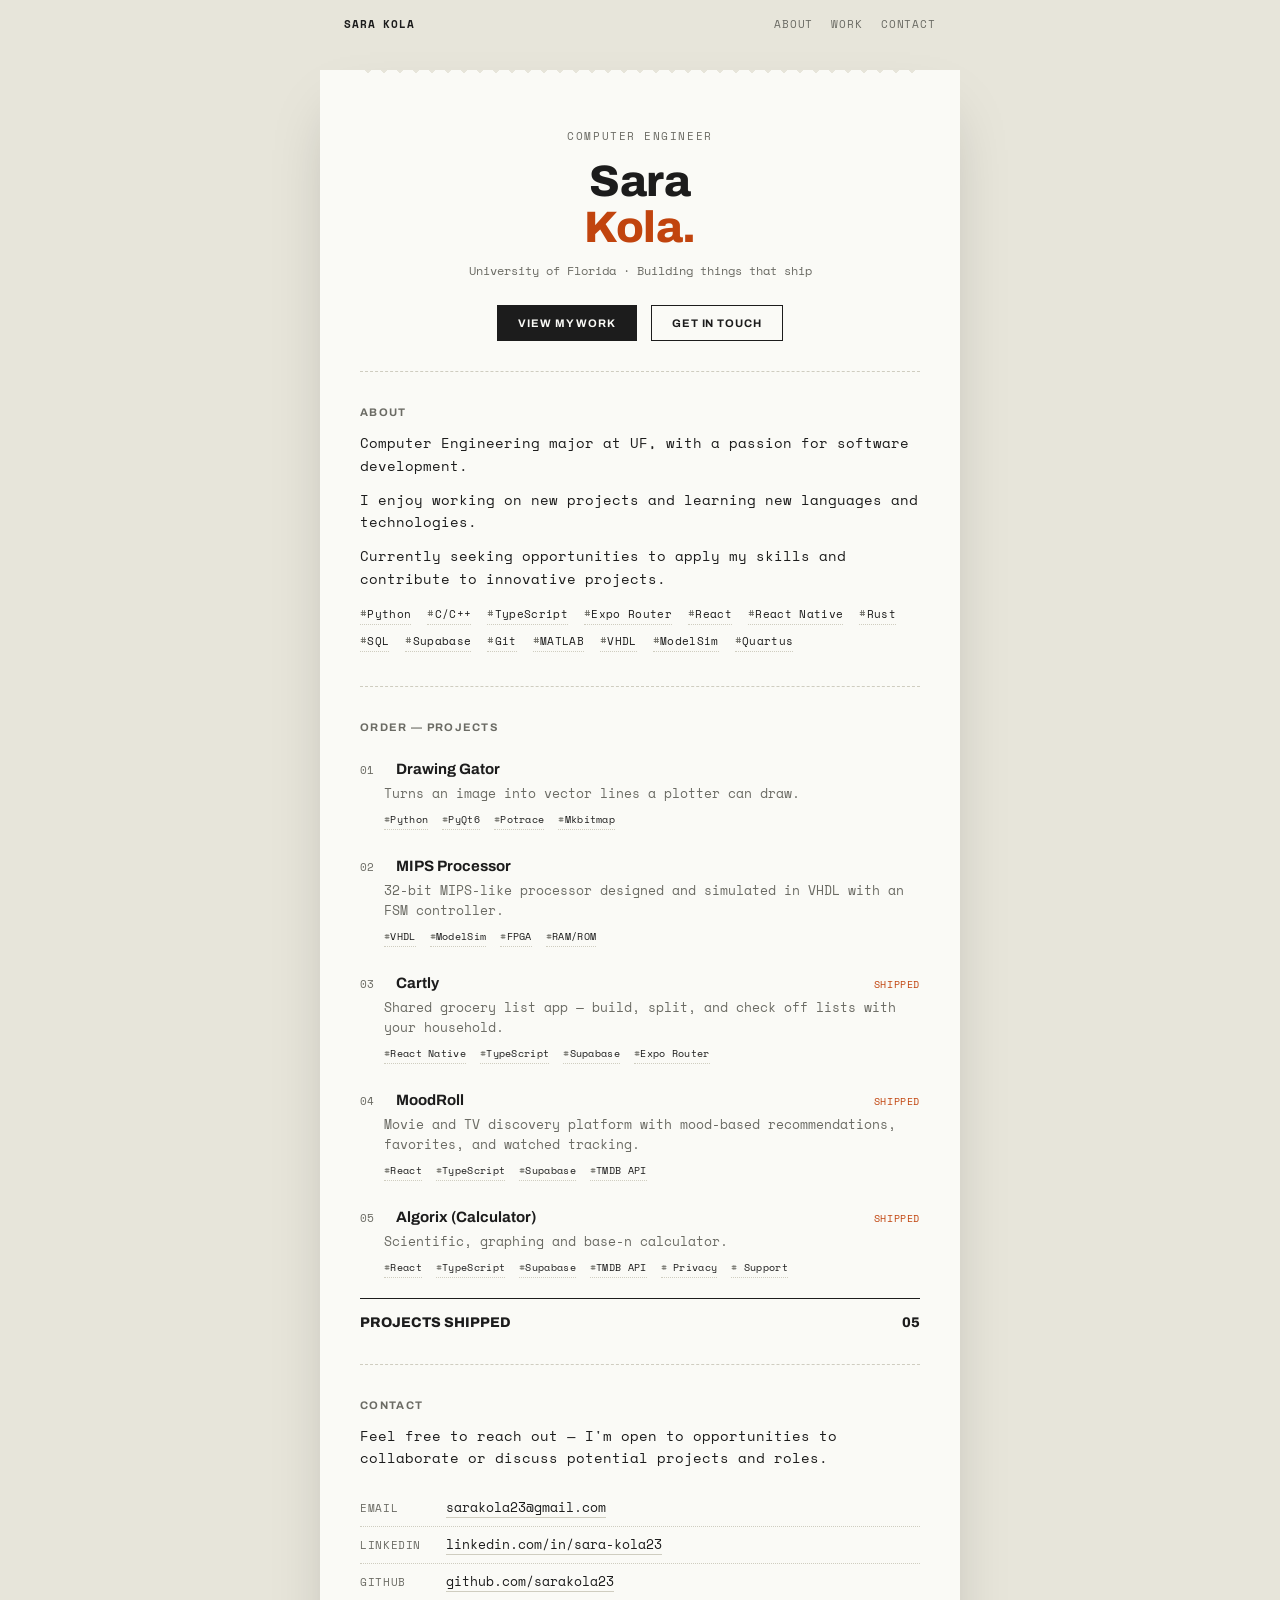
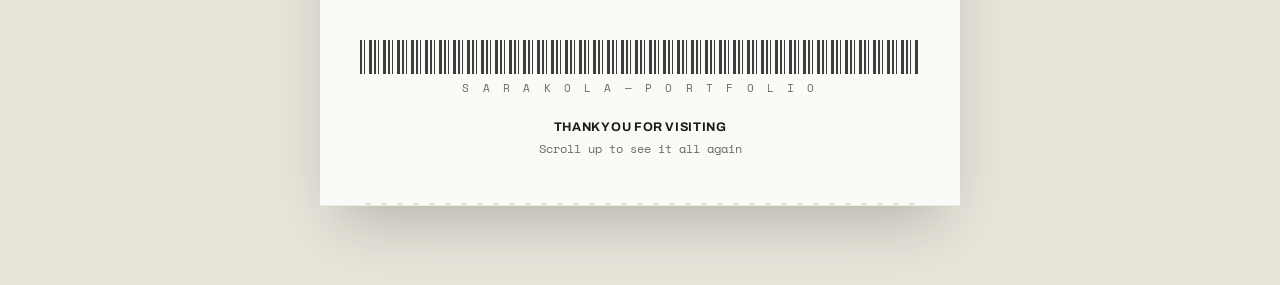
<file: index.html>
<!DOCTYPE html>
<html lang="en">
<head>
  <!-- Google tag (gtag.js) -->
<script async src="https://www.googletagmanager.com/gtag/js?id=G-WPX911J20Y"></script>
<script>
  window.dataLayer = window.dataLayer || [];
  function gtag(){dataLayer.push(arguments);}
  gtag('js', new Date());

  gtag('config', 'G-WPX911J20Y');
</script>
<meta charset="UTF-8">
<meta name="viewport" content="width=device-width, initial-scale=1.0">
<title>Sara Kola — Portfolio</title>
<link rel="preconnect" href="https://fonts.googleapis.com">
<link rel="preconnect" href="https://fonts.gstatic.com" crossorigin>
<link href="https://fonts.googleapis.com/css2?family=Space+Mono:ital,wght@0,400;0,700;1,400&family=Archivo:wght@500;700;800&display=swap" rel="stylesheet">
<style>
  :root{
    --paper: #FAFAF6;
    --paper-shadow: #ECEAE1;
    --ink: #1C1C1C;
    --ink-faded: #6b6b64;
    --stamp: #C1440E;
    --line: #cfcdc0;
  }
  *,*::before,*::after{box-sizing:border-box;margin:0;padding:0;}
  html{scroll-behavior:smooth;}
  body{
    background:#e7e5da;
    color:var(--ink);
    font-family:'Space Mono', monospace;
    padding:0 16px 80px;
  }

  nav{
    position:fixed;
    top:0; left:0; right:0;
    background:#e7e5da;
    display:flex;
    justify-content:center;
    padding:16px 0 10px;
    z-index:50;
  }
  .nav-inner{
    max-width:640px;
    width:100%;
    display:flex;
    justify-content:space-between;
    align-items:center;
    font-size:11px;
    letter-spacing:0.08em;
    text-transform:uppercase;
    color:var(--ink-faded);
    padding:0 24px;
  }
  .nav-inner .brand{font-weight:700; color:var(--ink);}
  .nav-links{display:flex; gap:18px;}
  .nav-links a{color:var(--ink-faded); text-decoration:none;}
  .nav-links a:hover{color:var(--stamp);}

  .top-spacer{height:70px;}

  .receipt{
    max-width:640px;
    margin:0 auto;
    background:var(--paper);
    box-shadow: 0 1px 0 var(--paper-shadow), 0 30px 60px -20px rgba(0,0,0,0.25);
    position:relative;
    padding:0 40px;
  }
  .tear{
    height:14px; width:100%;
    background:
      linear-gradient(135deg, transparent 8px, var(--paper) 8px) 0 0,
      linear-gradient(-135deg, transparent 8px, var(--paper) 8px) 0 0;
    background-size: 16px 16px;
    background-repeat:repeat-x;
    background-color:#e7e5da;
  }
  .tear-bottom{transform:scaleY(-1);}

  .hero-block{
    text-align:center;
    padding:44px 0 30px;
  }
  .hero-block .kicker{
    font-size:11px;
    letter-spacing:0.14em;
    text-transform:uppercase;
    color:var(--ink-faded);
    margin-bottom:14px;
  }
  .hero-block .name{
    font-family:'Archivo', sans-serif;
    font-weight:800;
    font-size:44px;
    letter-spacing:-0.01em;
    line-height:1.05;
  }
  .hero-block .name em{color:var(--stamp); font-style:normal;}
  .hero-block .role{
    font-size:12px;
    color:var(--ink-faded);
    margin-top:12px;
  }

  .cta-row{
    display:flex;
    justify-content:center;
    gap:14px;
    margin-top:26px;
  }
  .cta{
    font-family:'Archivo', sans-serif;
    font-weight:700;
    font-size:11px;
    letter-spacing:0.08em;
    text-transform:uppercase;
    text-decoration:none;
    padding:11px 20px;
    border:1.5px solid var(--ink);
    color:var(--ink);
    background:transparent;
  }
  .cta.primary{
    background:var(--ink);
    color:var(--paper);
  }
  .cta:hover{border-color:var(--stamp); color:var(--stamp);}
  .cta.primary:hover{background:var(--stamp); border-color:var(--stamp); color:var(--paper);}

  .dashed{
    border:none;
    border-top:1.5px dashed var(--line);
    margin:0;
  }

  .section{padding:34px 0;}

  .section-eyebrow{
    font-family:'Archivo', sans-serif;
    font-weight:700;
    font-size:11px;
    letter-spacing:0.12em;
    text-transform:uppercase;
    color:var(--ink-faded);
    margin-bottom:14px;
  }

  .about-copy{
    font-size:13.5px;
    line-height:1.65;
    color:var(--ink);
    margin-bottom:12px;
  }
  .about-copy:last-child{margin-bottom:0;}

  .sku-row{
    display:flex;
    flex-wrap:wrap;
    gap:8px 16px;
    margin-top:16px;
  }

  .sku{
    font-size:11px;
    letter-spacing:0.03em;
    color:var(--ink);
    border-bottom:1px dotted var(--line);
    padding-bottom:2px;
    white-space:nowrap;
  }
  .sku::before{content:"#"; color:var(--ink-faded);}

  /* Projects as receipt line-items */
  .items{
    list-style:none;
  }
  .item{
    display:block;
    text-decoration:none;
    color:inherit;
    padding:14px 0;
    border-bottom:1px dashed var(--line);
  }
  .item:last-child{border-bottom:none;}
  .item-row{
    display:flex;
    justify-content:space-between;
    align-items:baseline;
    gap:12px;
  }
  .item-num{
    font-size:11px;
    color:var(--ink-faded);
    width:24px;
    flex-shrink:0;
  }
  .item-name{
    font-family:'Archivo', sans-serif;
    font-weight:700;
    font-size:15px;
    flex:1;
  }
  .item-tag{
    font-size:10px;
    color:var(--stamp);
    text-transform:uppercase;
    letter-spacing:0.06em;
    flex-shrink:0;
  }
  .item-desc{
    font-size:12.5px;
    color:var(--ink-faded);
    line-height:1.6;
    margin:6px 0 8px 24px;
  }
  .item-skus{
    display:flex;
    flex-wrap:wrap;
    gap:6px 14px;
    margin-left:24px;
  }
  .item-skus .sku{font-size:10px;}

  .subtotal{
    display:flex;
    justify-content:space-between;
    font-family:'Archivo', sans-serif;
    font-weight:800;
    font-size:14px;
    padding-top:16px;
    margin-top:6px;
    border-top:1.5px solid var(--ink);
  }

  .contact-block .about-copy{margin-bottom:20px;}
  .contact-links{list-style:none;}
  .contact-links li{
    display:flex;
    gap:16px;
    font-size:12.5px;
    padding:8px 0;
    border-bottom:1px dotted var(--line);
    align-items:baseline;
  }
  .contact-links li:last-child{border-bottom:none;}
  .contact-links .label{
    width:70px;
    flex-shrink:0;
    color:var(--ink-faded);
    text-transform:uppercase;
    letter-spacing:0.06em;
    font-size:10.5px;
  }
  .contact-links a{color:var(--ink); text-decoration:none; border-bottom:1px solid var(--line);}
  .contact-links a:hover{color:var(--stamp); border-color:var(--stamp);}

  .barcode{
    height:34px;
    margin:6px 0 6px;
    background: repeating-linear-gradient(
      90deg,
      var(--ink) 0px, var(--ink) 2px,
      transparent 2px, transparent 4px,
      var(--ink) 4px, var(--ink) 5px,
      transparent 5px, transparent 9px,
      var(--ink) 9px, var(--ink) 12px,
      transparent 12px, transparent 14px
    );
    opacity:0.85;
  }
  .barcode-num{
    text-align:center;
    font-size:10.5px;
    letter-spacing:0.3em;
    color:var(--ink-faded);
    margin-bottom:24px;
  }
  .thanks{
    text-align:center;
    font-size:11.5px;
    color:var(--ink-faded);
    padding-bottom:34px;
  }
  .thanks .big{
    font-family:'Archivo', sans-serif;
    font-weight:700;
    font-size:12.5px;
    color:var(--ink);
    display:block;
    margin-bottom:6px;
    letter-spacing:0.05em;
  }

  @media (max-width:700px){
    .receipt{padding:0 20px;}
    .hero-block .name{font-size:34px;}
    .item-desc, .item-skus{margin-left:0;}
  }

  .item-main {
  display: block;
  text-decoration: none;
  color: inherit;
}

.item-main:hover .item-name {
  color: var(--stamp);
}

.sku-link {
  text-decoration: none;
  cursor: pointer;
}

.sku-link:hover {
  color: var(--stamp);
  border-bottom-color: var(--stamp);
}
</style>
</head>
<body>

<nav>
  <div class="nav-inner">
    <span class="brand">SARA KOLA</span>
    <div class="nav-links">
      <a href="#about">About</a>
      <a href="#work">Work</a>
      <a href="#contact">Contact</a>
    </div>
  </div>
</nav>
<div class="top-spacer"></div>

<div class="receipt">
  <div class="tear tear-top"></div>

  <div class="hero-block">
    <div class="kicker">Computer Engineer</div>
    <h1 class="name">Sara<br><em>Kola.</em></h1>
    <div class="role">University of Florida · Building things that ship</div>
    <div class="cta-row">
      <a href="#work" class="cta primary">View My Work</a>
      <a href="#contact" class="cta">Get In Touch</a>
    </div>
  </div>

  <hr class="dashed">

  <section class="section" id="about">
    <div class="section-eyebrow">About</div>
    <p class="about-copy">Computer Engineering major at UF, with a passion for software development.</p>
    <p class="about-copy">I enjoy working on new projects and learning new languages and technologies.</p>
    <p class="about-copy">Currently seeking opportunities to apply my skills and contribute to innovative projects.</p>
    <div class="sku-row">
      <span class="sku">Python</span>
      <span class="sku">C/C++</span>
      <span class="sku">TypeScript</span>
      <span class="sku">Expo Router</span>
      <span class="sku">React</span>
      <span class="sku">React Native</span>
      <span class="sku">Rust</span>
      <span class="sku">SQL</span>
      <span class="sku">Supabase</span>
      <span class="sku">Git</span>
      <span class="sku">MATLAB</span>
      <span class="sku">VHDL</span>
      <span class="sku">ModelSim</span>
      <span class="sku">Quartus</span>
    </div>
  </section>

  <hr class="dashed">

  <section class="section" id="work">
    <div class="section-eyebrow">Order — Projects</div>
    <ul class="items">
      <li>
        <a href="project1.html" class="item">
          <div class="item-row">
            <span class="item-num">01</span>
            <span class="item-name">Drawing Gator</span>
          </div>
          <p class="item-desc">Turns an image into vector lines a plotter can draw.</p>
          <div class="item-skus">
            <span class="sku">Python</span><span class="sku">PyQt6</span><span class="sku">Potrace</span><span class="sku">Mkbitmap</span>
          </div>
        </a>
      </li>
      <li>
        <a href="project2.html" class="item">
          <div class="item-row">
            <span class="item-num">02</span>
            <span class="item-name">MIPS Processor</span>
          </div>
          <p class="item-desc">32-bit MIPS-like processor designed and simulated in VHDL with an FSM controller.</p>
          <div class="item-skus">
            <span class="sku">VHDL</span><span class="sku">ModelSim</span><span class="sku">FPGA</span><span class="sku">RAM/ROM</span>
          </div>
        </a>
      </li>
      <li>
        <a href="project4.html" class="item">
          <div class="item-row">
            <span class="item-num">03</span>
            <span class="item-name">Cartly</span>
            <span class="item-tag">Shipped</span>
          </div>
          <p class="item-desc">Shared grocery list app — build, split, and check off lists with your household.</p>
          <div class="item-skus">
            <span class="sku">React Native</span><span class="sku">TypeScript</span><span class="sku">Supabase</span><span class="sku">Expo Router</span>
          </div>
        </a>
      </li>
      <li>
        <a href="project3.html" class="item">
          <div class="item-row">
            <span class="item-num">04</span>
            <span class="item-name">MoodRoll</span>
            <span class="item-tag">Shipped</span>
          </div>
          <p class="item-desc">Movie and TV discovery platform with mood-based recommendations, favorites, and watched tracking.</p>
          <div class="item-skus">
            <span class="sku">React</span><span class="sku">TypeScript</span><span class="sku">Supabase</span><span class="sku">TMDB API</span>
          </div>
        </a>
      </li>
      <li>
        <div class="item">
            <a href="project5.html" class="item-main">
            <div class="item-row">
                <span class="item-num">05</span>
                <span class="item-name">Algorix (Calculator)</span>
                <span class="item-tag">Shipped</span>
            </div>

            <p class="item-desc">Scientific, graphing and base-n calculator.</p>
            </a>

            <div class="item-skus">
            <span class="sku">React</span>
            <span class="sku">TypeScript</span>
            <span class="sku">Supabase</span>
            <span class="sku">TMDB API</span>

            <a href="algorix_privacy.html"
                target="_blank"
                rel="noopener noreferrer"
                class="sku sku-link">
                Privacy
            </a>

            <a href="algorix_support.html"
                target="_blank"
                rel="noopener noreferrer"
                class="sku sku-link">
                Support
            </a>
            </div>
        </div>
        </li>
    </ul>
    <div class="subtotal">
      <span>PROJECTS SHIPPED</span>
      <span>05</span>
    </div>
  </section>

  <hr class="dashed">

  <section class="section contact-block" id="contact">
    <div class="section-eyebrow">Contact</div>
    <p class="about-copy">Feel free to reach out — I'm open to opportunities to collaborate or discuss potential projects and roles.</p>
    <ul class="contact-links">
      <li>
        <span class="label">Email</span>
        <a href="mailto:sarakola23@gmail.com">sarakola23@gmail.com</a>
      </li>
      <li>
        <span class="label">LinkedIn</span>
        <a href="https://linkedin.com/in/sara-kola23" target="_blank">linkedin.com/in/sara-kola23</a>
      </li>
      <li>
        <span class="label">Github</span>
        <a href="https://github.com/sarakola23" target="_blank">github.com/sarakola23</a>
      </li>
    </ul>
  </section>

  <div class="barcode"></div>
  <div class="barcode-num">S A R A K O L A — P O R T F O L I O</div>
  <div class="thanks">
    <span class="big">THANK YOU FOR VISITING</span>
    Scroll up to see it all again
  </div>

  <div class="tear tear-bottom"></div>
</div>

</body>
</html>
</file>
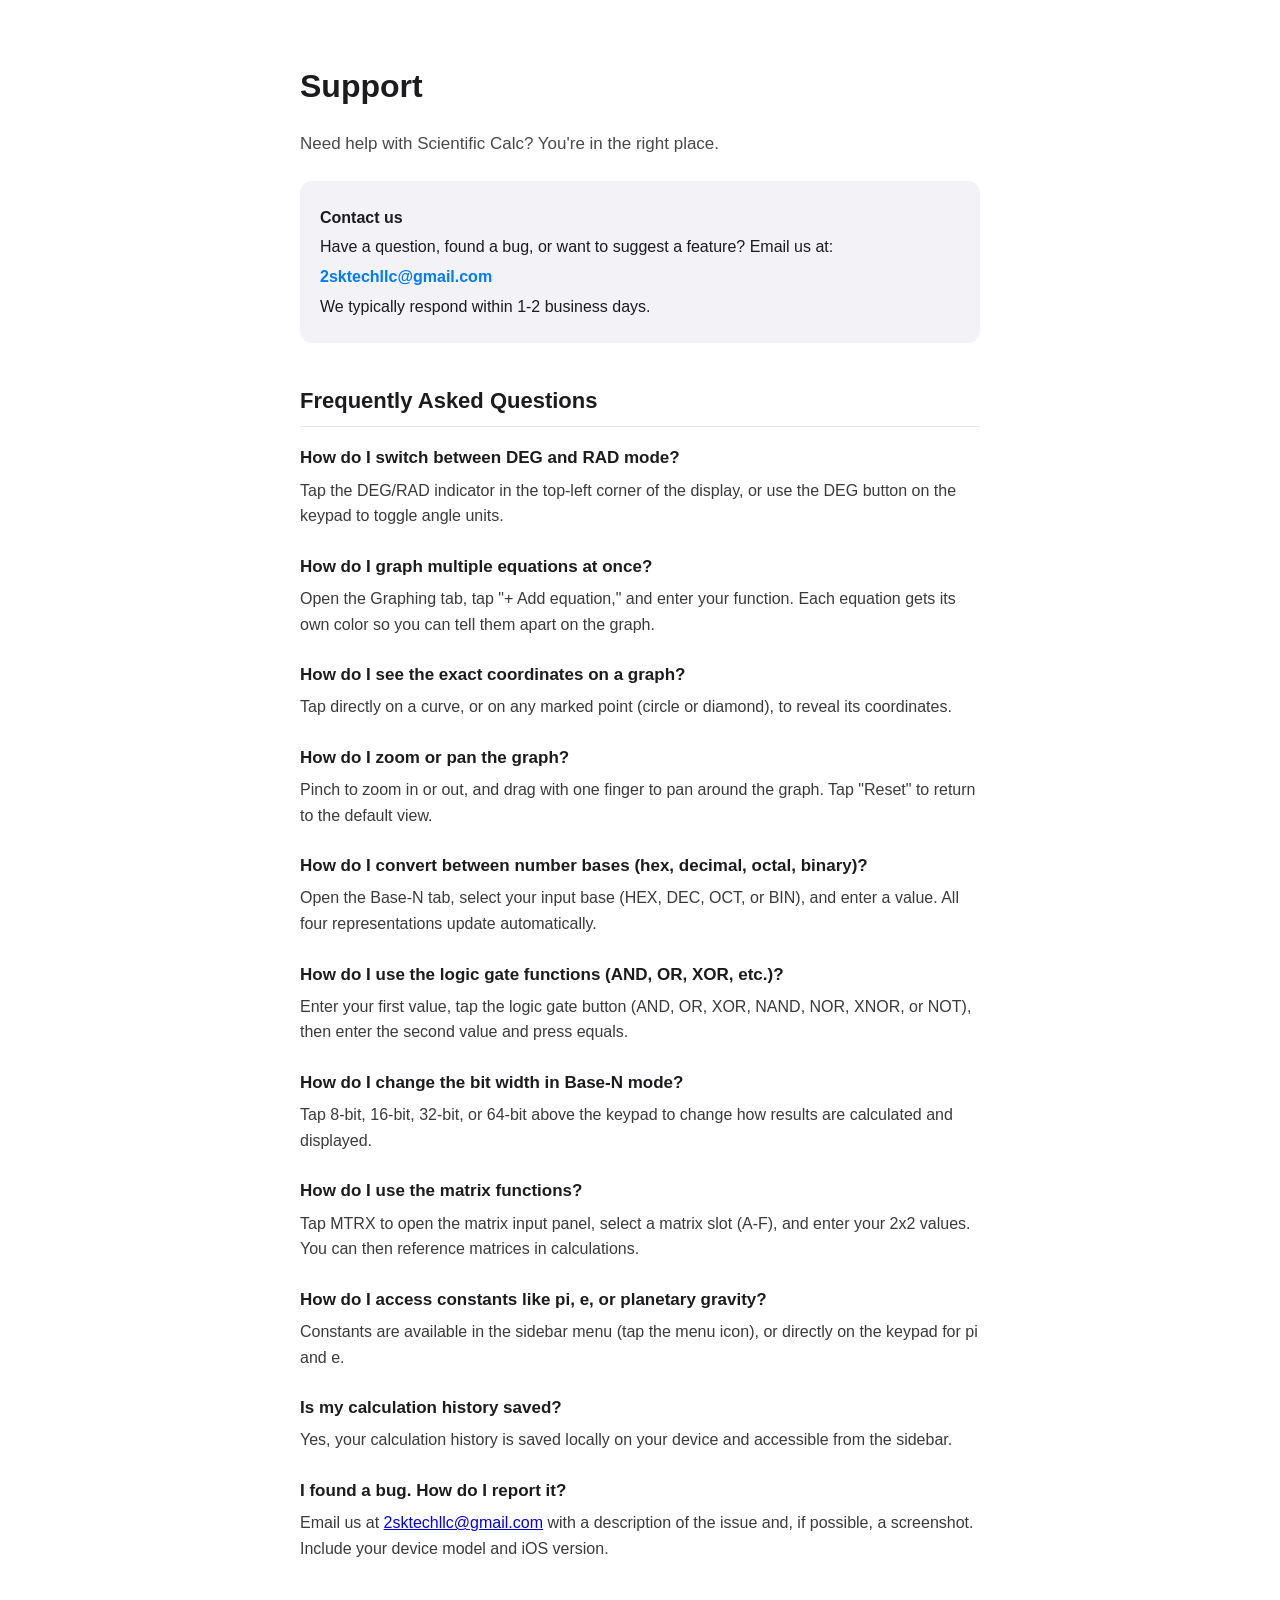
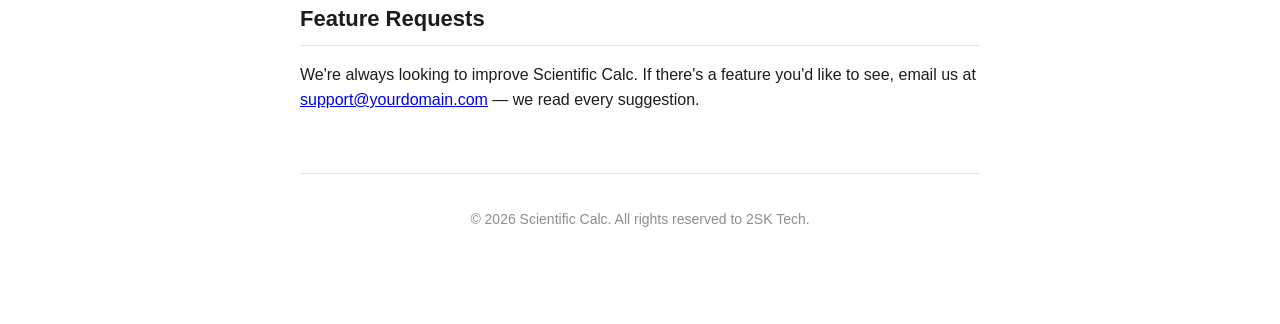
<file: algorix.html>
<!DOCTYPE html>
<html lang="en">
<head>
<meta charset="UTF-8">
<meta name="viewport" content="width=device-width, initial-scale=1.0">
<title>Support - Scientific Calc</title>
<style>
  * {
    box-sizing: border-box;
  }
  body {
    font-family: -apple-system, BlinkMacSystemFont, "Segoe UI", Roboto, Helvetica, Arial, sans-serif;
    max-width: 720px;
    margin: 0 auto;
    padding: 40px 20px 80px;
    color: #1c1c1e;
    line-height: 1.6;
    background-color: #ffffff;
  }
  h1 {
    font-size: 32px;
    margin-bottom: 8px;
  }
  h2 {
    font-size: 22px;
    margin-top: 40px;
    margin-bottom: 16px;
    border-bottom: 1px solid #e5e5ea;
    padding-bottom: 8px;
  }
  .intro {
    font-size: 17px;
    color: #48484a;
    margin-bottom: 24px;
  }
  .contact-box {
    background-color: #f2f2f7;
    border-radius: 12px;
    padding: 20px;
    margin-bottom: 32px;
  }
  .contact-box p {
    margin: 4px 0;
  }
  .contact-box a {
    color: #007aff;
    text-decoration: none;
    font-weight: 600;
  }
  .contact-box a:hover {
    text-decoration: underline;
  }
  .faq-item {
    margin-bottom: 24px;
  }
  .faq-item h3 {
    font-size: 17px;
    margin-bottom: 6px;
    color: #1c1c1e;
  }
  .faq-item p {
    margin: 0;
    color: #3a3a3c;
  }
  footer {
    margin-top: 60px;
    padding-top: 20px;
    border-top: 1px solid #e5e5ea;
    font-size: 14px;
    color: #8e8e93;
    text-align: center;
  }
</style>
</head>
<body>

  <h1>Support</h1>
  <p class="intro">Need help with Scientific Calc? You're in the right place.</p>

  <div class="contact-box">
    <p><strong>Contact us</strong></p>
    <p>Have a question, found a bug, or want to suggest a feature? Email us at:</p>
    <p><a href="mailto:2sktechllc@gmail.com">2sktechllc@gmail.com</a></p>
    <p>We typically respond within 1-2 business days.</p>
  </div>

  <h2>Frequently Asked Questions</h2>

  <div class="faq-item">
    <h3>How do I switch between DEG and RAD mode?</h3>
    <p>Tap the DEG/RAD indicator in the top-left corner of the display, or use the DEG button on the keypad to toggle angle units.</p>
  </div>

  <div class="faq-item">
    <h3>How do I graph multiple equations at once?</h3>
    <p>Open the Graphing tab, tap "+ Add equation," and enter your function. Each equation gets its own color so you can tell them apart on the graph.</p>
  </div>

  <div class="faq-item">
    <h3>How do I see the exact coordinates on a graph?</h3>
    <p>Tap directly on a curve, or on any marked point (circle or diamond), to reveal its coordinates.</p>
  </div>

  <div class="faq-item">
    <h3>How do I zoom or pan the graph?</h3>
    <p>Pinch to zoom in or out, and drag with one finger to pan around the graph. Tap "Reset" to return to the default view.</p>
  </div>

  <div class="faq-item">
    <h3>How do I convert between number bases (hex, decimal, octal, binary)?</h3>
    <p>Open the Base-N tab, select your input base (HEX, DEC, OCT, or BIN), and enter a value. All four representations update automatically.</p>
  </div>

  <div class="faq-item">
    <h3>How do I use the logic gate functions (AND, OR, XOR, etc.)?</h3>
    <p>Enter your first value, tap the logic gate button (AND, OR, XOR, NAND, NOR, XNOR, or NOT), then enter the second value and press equals.</p>
  </div>

  <div class="faq-item">
    <h3>How do I change the bit width in Base-N mode?</h3>
    <p>Tap 8-bit, 16-bit, 32-bit, or 64-bit above the keypad to change how results are calculated and displayed.</p>
  </div>

  <div class="faq-item">
    <h3>How do I use the matrix functions?</h3>
    <p>Tap MTRX to open the matrix input panel, select a matrix slot (A-F), and enter your 2x2 values. You can then reference matrices in calculations.</p>
  </div>

  <div class="faq-item">
    <h3>How do I access constants like pi, e, or planetary gravity?</h3>
    <p>Constants are available in the sidebar menu (tap the menu icon), or directly on the keypad for pi and e.</p>
  </div>

  <div class="faq-item">
    <h3>Is my calculation history saved?</h3>
    <p>Yes, your calculation history is saved locally on your device and accessible from the sidebar.</p>
  </div>

  <div class="faq-item">
    <h3>I found a bug. How do I report it?</h3>
    <p>Email us at <a href="mailto:2sktechllc@gmail.com">2sktechllc@gmail.com</a> with a description of the issue and, if possible, a screenshot. Include your device model and iOS version.</p>
  </div>

  <h2>Feature Requests</h2>
  <p>We're always looking to improve Scientific Calc. If there's a feature you'd like to see, email us at <a href="mailto:support@yourdomain.com">support@yourdomain.com</a> — we read every suggestion.</p>

  <footer>
    <p>&copy; 2026 Scientific Calc. All rights reserved to 2SK Tech.</p>
  </footer>

</body>
</html>
</file>
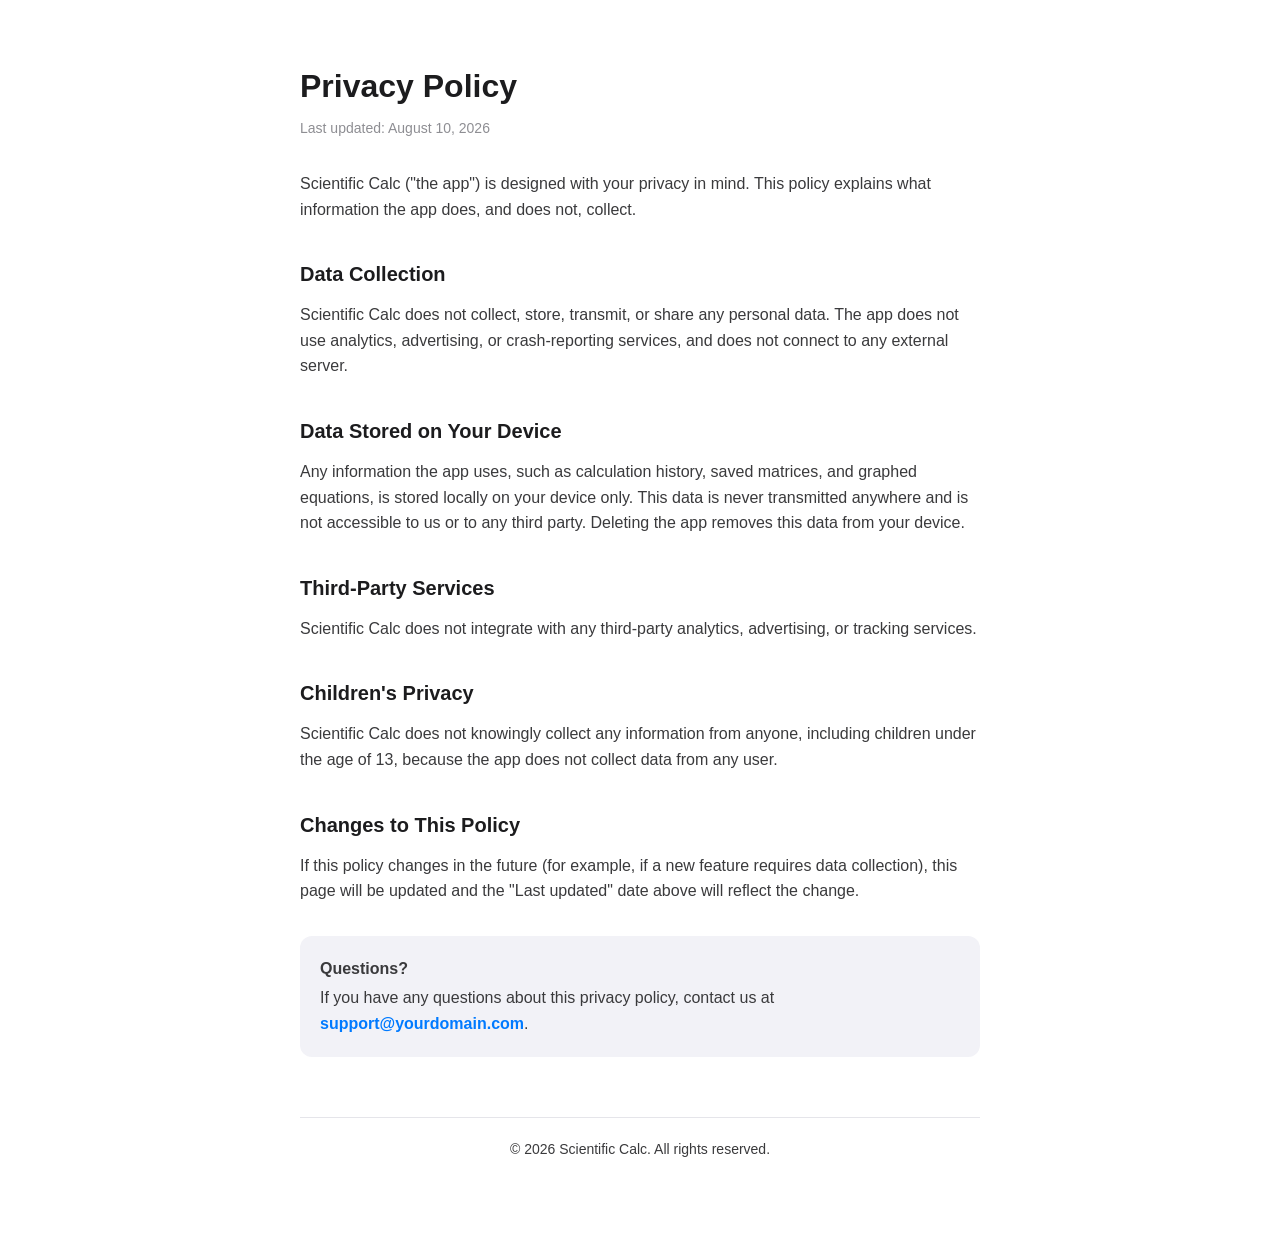
<file: algorix_privacy.html>
<!DOCTYPE html>
<html lang="en">
<head>
<meta charset="UTF-8">
<meta name="viewport" content="width=device-width, initial-scale=1.0">
<title>Privacy Policy - Scientific Calc</title>
<style>
  * {
    box-sizing: border-box;
  }
  body {
    font-family: -apple-system, BlinkMacSystemFont, "Segoe UI", Roboto, Helvetica, Arial, sans-serif;
    max-width: 720px;
    margin: 0 auto;
    padding: 40px 20px 80px;
    color: #1c1c1e;
    line-height: 1.6;
    background-color: #ffffff;
  }
  h1 {
    font-size: 32px;
    margin-bottom: 4px;
  }
  .updated {
    font-size: 14px;
    color: #8e8e93;
    margin-bottom: 32px;
  }
  h2 {
    font-size: 20px;
    margin-top: 36px;
    margin-bottom: 12px;
  }
  p {
    margin: 0 0 16px;
    color: #3a3a3c;
  }
  .contact-box {
    background-color: #f2f2f7;
    border-radius: 12px;
    padding: 20px;
    margin-top: 32px;
  }
  .contact-box a {
    color: #007aff;
    text-decoration: none;
    font-weight: 600;
  }
  .contact-box a:hover {
    text-decoration: underline;
  }
  footer {
    margin-top: 60px;
    padding-top: 20px;
    border-top: 1px solid #e5e5ea;
    font-size: 14px;
    color: #8e8e93;
    text-align: center;
  }
</style>
</head>
<body>

  <h1>Privacy Policy</h1>
  <p class="updated">Last updated: August 10, 2026</p>

  <p>Scientific Calc ("the app") is designed with your privacy in mind. This policy explains what information the app does, and does not, collect.</p>

  <h2>Data Collection</h2>
  <p>Scientific Calc does not collect, store, transmit, or share any personal data. The app does not use analytics, advertising, or crash-reporting services, and does not connect to any external server.</p>

  <h2>Data Stored on Your Device</h2>
  <p>Any information the app uses, such as calculation history, saved matrices, and graphed equations, is stored locally on your device only. This data is never transmitted anywhere and is not accessible to us or to any third party. Deleting the app removes this data from your device.</p>

  <h2>Third-Party Services</h2>
  <p>Scientific Calc does not integrate with any third-party analytics, advertising, or tracking services.</p>

  <h2>Children's Privacy</h2>
  <p>Scientific Calc does not knowingly collect any information from anyone, including children under the age of 13, because the app does not collect data from any user.</p>

  <h2>Changes to This Policy</h2>
  <p>If this policy changes in the future (for example, if a new feature requires data collection), this page will be updated and the "Last updated" date above will reflect the change.</p>

  <div class="contact-box">
    <p style="margin-bottom: 4px;"><strong>Questions?</strong></p>
    <p style="margin-bottom: 0;">If you have any questions about this privacy policy, contact us at <a href="mailto:support@yourdomain.com">support@yourdomain.com</a>.</p>
  </div>

  <footer>
    <p>&copy; 2026 Scientific Calc. All rights reserved.</p>
  </footer>

</body>
</html>
</file>
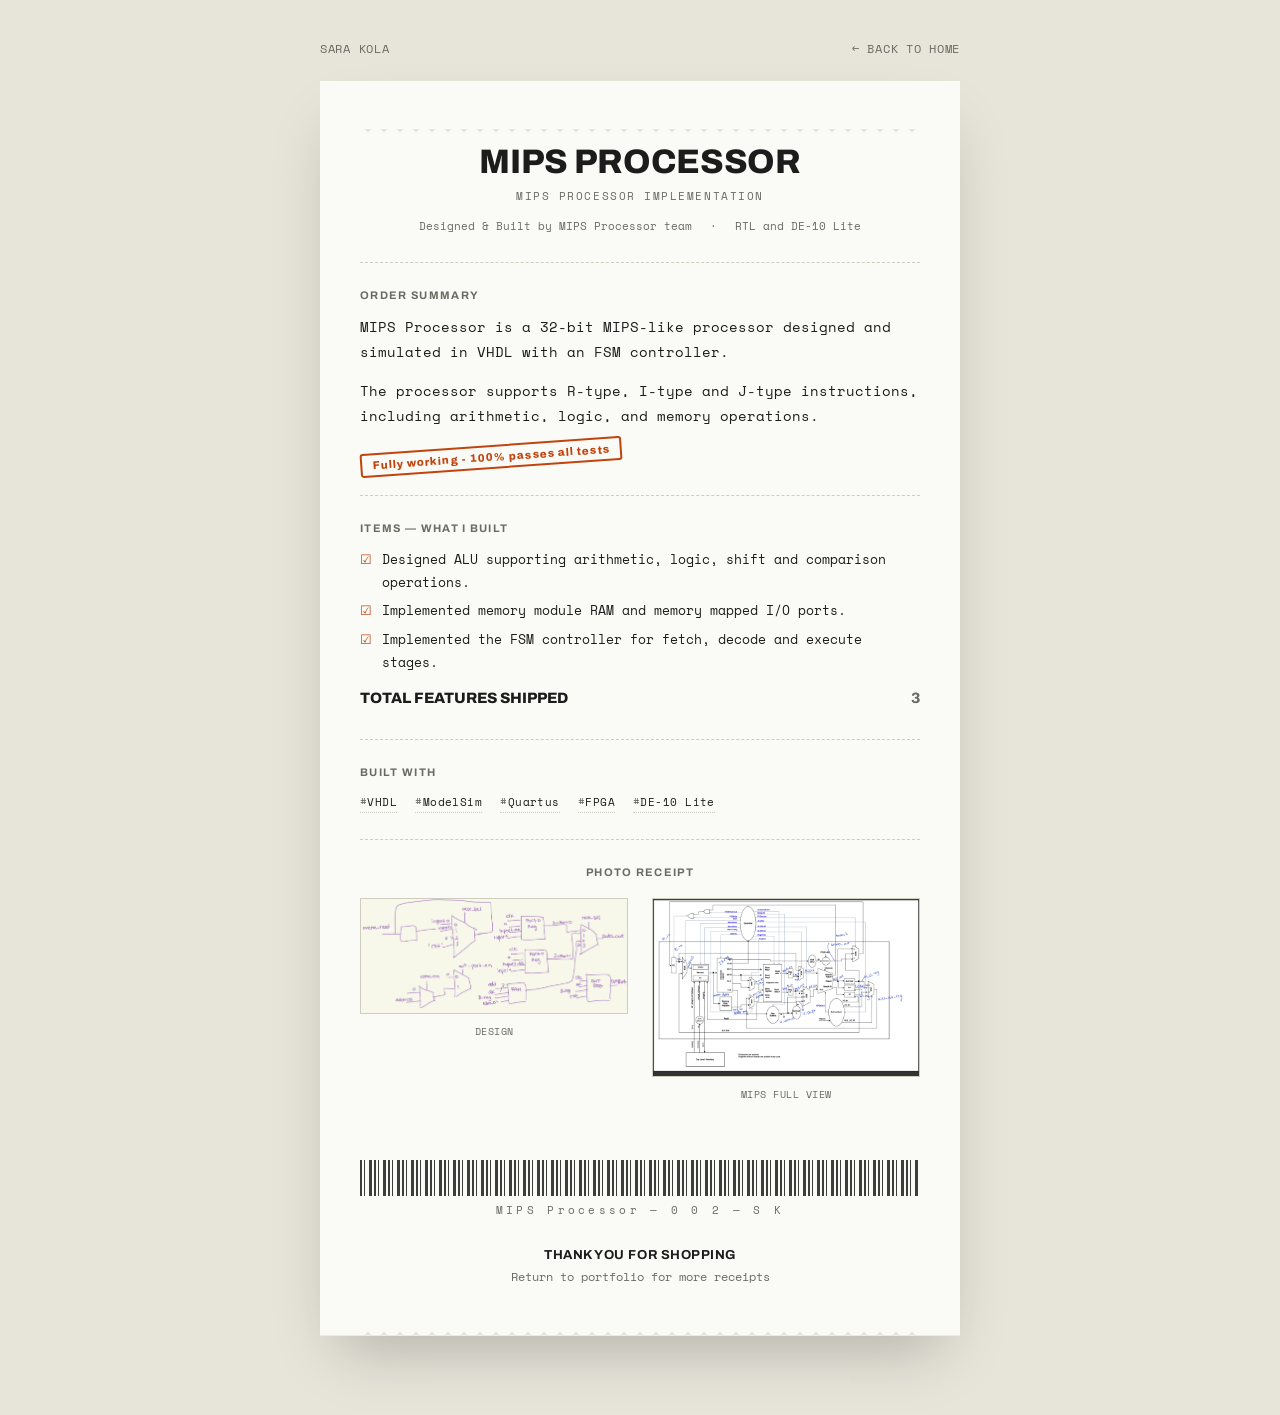
<file: project2.html>
<!DOCTYPE html>
<html lang="en">
<head>
  <!-- Google tag (gtag.js) -->
<script async src="https://www.googletagmanager.com/gtag/js?id=G-WPX911J20Y"></script>
<script>
  window.dataLayer = window.dataLayer || [];
  function gtag(){dataLayer.push(arguments);}
  gtag('js', new Date());

  gtag('config', 'G-WPX911J20Y');
</script>
<meta charset="UTF-8">
<meta name="viewport" content="width=device-width, initial-scale=1.0">
<title>MIPS Processor – Sara Kola</title>
<link rel="preconnect" href="https://fonts.googleapis.com">
<link rel="preconnect" href="https://fonts.gstatic.com" crossorigin>
<link href="https://fonts.googleapis.com/css2?family=Space+Mono:ital,wght@0,400;0,700;1,400&family=Archivo:wght@500;700;800&display=swap" rel="stylesheet">
<style>
  :root{
    --paper: #FAFAF6;
    --paper-shadow: #ECEAE1;
    --ink: #1C1C1C;
    --ink-faded: #6b6b64;
    --stamp: #C1440E;
    --line: #cfcdc0;
  }
  *,*::before,*::after{box-sizing:border-box;margin:0;padding:0;}
  html{scroll-behavior:smooth;}
  body{
    background:#e7e5da;
    color:var(--ink);
    font-family:'Space Mono', monospace;
    padding:40px 16px 80px;
  }

  nav{
    max-width:640px;
    margin:0 auto 24px;
    display:flex;
    justify-content:space-between;
    align-items:center;
    font-size:12px;
    letter-spacing:0.06em;
    text-transform:uppercase;
    color:var(--ink-faded);
  }
  nav a{color:var(--ink-faded); text-decoration:none;}
  nav a:hover{color:var(--stamp);}

  .receipt{
    max-width:640px;
    margin:0 auto;
    background:var(--paper);
    box-shadow: 0 1px 0 var(--paper-shadow), 0 30px 60px -20px rgba(0,0,0,0.25);
    position:relative;
    padding:48px 40px 0;
  }
  /* torn edge top and bottom */
  .tear{
    height:14px;
    width:100%;
    background:
      linear-gradient(135deg, transparent 8px, var(--paper) 8px) 0 0,
      linear-gradient(-135deg, transparent 8px, var(--paper) 8px) 0 0;
    background-size: 16px 16px;
    background-repeat:repeat-x;
  }
  .tear-top{background-color:#e7e5da;}
  .tear-bottom{transform:scaleY(-1); background-color:#e7e5da;}

  .store-head{
    text-align:center;
    margin-bottom:28px;
  }
  .store-head .brand{
    font-family:'Archivo', sans-serif;
    font-weight:800;
    font-size:34px;
    letter-spacing:-0.01em;
  }
  .store-head .tagline{
    font-size:11px;
    letter-spacing:0.14em;
    text-transform:uppercase;
    color:var(--ink-faded);
    margin-top:8px;
  }
  .store-head .meta{
    font-size:11px;
    color:var(--ink-faded);
    margin-top:14px;
    display:flex;
    justify-content:center;
    gap:18px;
  }

  .dashed{
    border:none;
    border-top:1.5px dashed var(--line);
    margin:26px 0;
  }

  .stamp{
    display:inline-block;
    font-family:'Archivo', sans-serif;
    font-weight:800;
    font-size:11px;
    letter-spacing:0.1em;
    color:var(--stamp);
    border:2px solid var(--stamp);
    padding:4px 10px;
    transform:rotate(-4deg);
    border-radius:3px;
  }

  .line-item{
    display:flex;
    justify-content:space-between;
    gap:16px;
    font-size:13px;
    line-height:1.7;
    padding:2px 0;
  }
  .line-item .desc{color:var(--ink);}
  .line-item .qty{color:var(--ink-faded); white-space:nowrap;}

  .section-eyebrow{
    font-family:'Archivo', sans-serif;
    font-weight:700;
    font-size:11px;
    letter-spacing:0.12em;
    text-transform:uppercase;
    color:var(--ink-faded);
    margin-bottom:14px;
  }

  .about-copy{
    font-size:13.5px;
    line-height:1.85;
    color:var(--ink);
    margin-bottom:14px;
  }
  .about-copy:last-child{margin-bottom:0;}

  .worked-list{list-style:none;}
  .worked-list li{
    display:flex;
    gap:10px;
    font-size:13px;
    line-height:1.75;
    margin-bottom:6px;
    align-items:flex-start;
  }
  .worked-list li::before{
    content:"☑";
    color:var(--stamp);
    font-size:13px;
    line-height:1.75;
    flex-shrink:0;
  }

  .sku-row{
    display:flex;
    flex-wrap:wrap;
    gap:8px 18px;
    margin-top:16px;
  }
  .sku{
    font-size:11px;
    letter-spacing:0.04em;
    color:var(--ink);
    border-bottom:1px dotted var(--line);
    padding-bottom:2px;
  }
  .sku::before{content:"#"; color:var(--ink-faded);}

  .totals{
    margin-top:10px;
  }
  .totals .line-item.grand{
    font-family:'Archivo', sans-serif;
    font-weight:800;
    font-size:15px;
    margin-top:6px;
  }

  .gallery-title{
    text-align:center;
    margin-bottom:20px;
  }

  .strip{
    display: grid;
    grid-template-columns: repeat(2, minmax(0, 1fr));
    gap: 24px;
    padding-bottom: 28px;
  }
  .strip::-webkit-scrollbar{height:6px;}
  .strip::-webkit-scrollbar-thumb{background:var(--line); border-radius:3px;}

  .stub {
  width: 100%;
}

.stub .frame {
  width: 100%;
  background: var(--paper);
  border: 1px solid var(--line);
  overflow: hidden;
  position: relative;
  transform: none;
  transition: transform .2s ease, box-shadow .2s ease;
}

  .stub:nth-child(odd) .frame{--r:-2deg;}
  .stub:nth-child(even) .frame{--r:1.5deg;}
  .stub .frame:hover {
  transform: translateY(-3px);
  box-shadow: 0 8px 20px rgba(0,0,0,0.12);
}

.stub .frame img,
.stub .frame video {
  width: 100%;
  height: auto;
  object-fit: contain;
  display: block;
}

  .stub .placeholder{
    width:100%;height:100%;
    display:flex; flex-direction:column;
    align-items:center; justify-content:center; gap:8px;
    color:var(--ink-faded);
  }
  .stub .placeholder svg{width:26px; height:20px; opacity:.35;}
  .stub .caption {
  text-align: center;
  font-size: 10px;
  letter-spacing: 0.05em;
  text-transform: uppercase;
  color: var(--ink-faded);
  margin-top: 10px;
}

  .barcode{
    height:36px;
    margin:30px 0 6px;
    background: repeating-linear-gradient(
      90deg,
      var(--ink) 0px, var(--ink) 2px,
      transparent 2px, transparent 4px,
      var(--ink) 4px, var(--ink) 5px,
      transparent 5px, transparent 9px,
      var(--ink) 9px, var(--ink) 12px,
      transparent 12px, transparent 14px
    );
    opacity:0.85;
  }
  .barcode-num{
    text-align:center;
    font-size:11px;
    letter-spacing:0.3em;
    color:var(--ink-faded);
    margin-bottom:30px;
  }

  .thanks{
    text-align:center;
    font-size:12px;
    color:var(--ink-faded);
    padding-bottom:36px;
  }
  .thanks .big{
    font-family:'Archivo', sans-serif;
    font-weight:700;
    font-size:13px;
    color:var(--ink);
    display:block;
    margin-bottom:6px;
    letter-spacing:0.04em;
  }

  @media (max-width:700px) {
  .receipt {
    padding: 36px 20px 0;
  }

  .strip {
    grid-template-columns: 1fr;
    gap: 20px;
  }
}
</style>
</head>
<body>

<nav>
  <span>Sara Kola</span>
  <a href="index.html">← Back to Home</a>
</nav>

<div class="receipt">
  <div class="tear tear-top"></div>

  <div class="store-head">
    <div class="brand">MIPS PROCESSOR</div>
    <div class="tagline">MIPS Processor Implementation</div>
    <div class="meta">
      <span>Designed &amp; Built by MIPS Processor team</span>
      <span>·</span>
      <span>RTL and DE-10 Lite</span>
    </div>
  </div>

  <hr class="dashed">

  <div class="section-eyebrow">Order Summary</div>
  <p class="about-copy">MIPS Processor is a 32-bit MIPS-like processor designed and simulated in VHDL with an FSM controller.</p>
  <p class="about-copy">The processor supports R-type, I-type and J-type instructions, including arithmetic, logic, and memory operations.</p>
  <span class="stamp">Fully working - 100% passes all tests</span>

  <hr class="dashed">

  <div class="section-eyebrow">Items — What I Built</div>
  <ul class="worked-list">
    <li>Designed ALU supporting arithmetic, logic, shift and comparison operations.</li>
    <li>Implemented memory module RAM and memory mapped I/O ports.</li>
    <li>Implemented the FSM controller for fetch, decode and execute stages.</li>
  </ul>

  <div class="totals">
    <div class="line-item grand">
      <span class="desc">TOTAL FEATURES SHIPPED</span>
      <span class="qty">3</span>
    </div>
  </div>

  <hr class="dashed">

  <div class="section-eyebrow">Built With</div>
  <div class="sku-row">
    <span class="sku">VHDL</span>
    <span class="sku">ModelSim</span>
    <span class="sku">Quartus</span>
    <span class="sku">FPGA</span>
    <span class="sku">DE-10 Lite</span>
  </div>

  <hr class="dashed">

  <div class="gallery-title">
    <div class="section-eyebrow" style="margin-bottom:4px;">Photo Receipt</div>
  </div>

  <div class="strip">
    <div class="stub">
      <div class="frame">
        <img src="images/memory-design.png" alt="Drawing Gator home dashboard" onerror="this.style.display='none'; this.nextElementSibling.style.display='flex'">
        <div class="placeholder" style="display:none">
          <svg viewBox="0 0 36 28" fill="none" xmlns="http://www.w3.org/2000/svg"><rect x="0.5" y="0.5" width="35" height="27" rx="1.5" stroke="currentColor"/><circle cx="10" cy="9" r="3" stroke="currentColor"/><path d="M0 19l9-7 7 6 5-4 15 10" stroke="currentColor" stroke-linejoin="round"/></svg>
        </div>
      </div>
      <div class="caption">Design</div>
    </div>
    <div class="stub">
      <div class="frame">
        <img src="images/mips-screenshot.jpg" alt="Profile page" onerror="this.style.display='none'; this.nextElementSibling.style.display='flex'">
        <div class="placeholder" style="display:none">
          <svg viewBox="0 0 36 28" fill="none" xmlns="http://www.w3.org/2000/svg"><rect x="0.5" y="0.5" width="35" height="27" rx="1.5" stroke="currentColor"/><circle cx="10" cy="9" r="3" stroke="currentColor"/><path d="M0 19l9-7 7 6 5-4 15 10" stroke="currentColor" stroke-linejoin="round"/></svg>
        </div>
      </div>
      <div class="caption">Mips full view</div>
    </div>

  </div>

  <div class="barcode"></div>
  <div class="barcode-num">MIPS Processor — 0 0 2 — S K</div>

  <div class="thanks">
    <span class="big">THANK YOU FOR SHOPPING</span>
    Return to portfolio for more receipts
  </div>

  <div class="tear tear-bottom"></div>
</div>

</body>
</html>
</file>
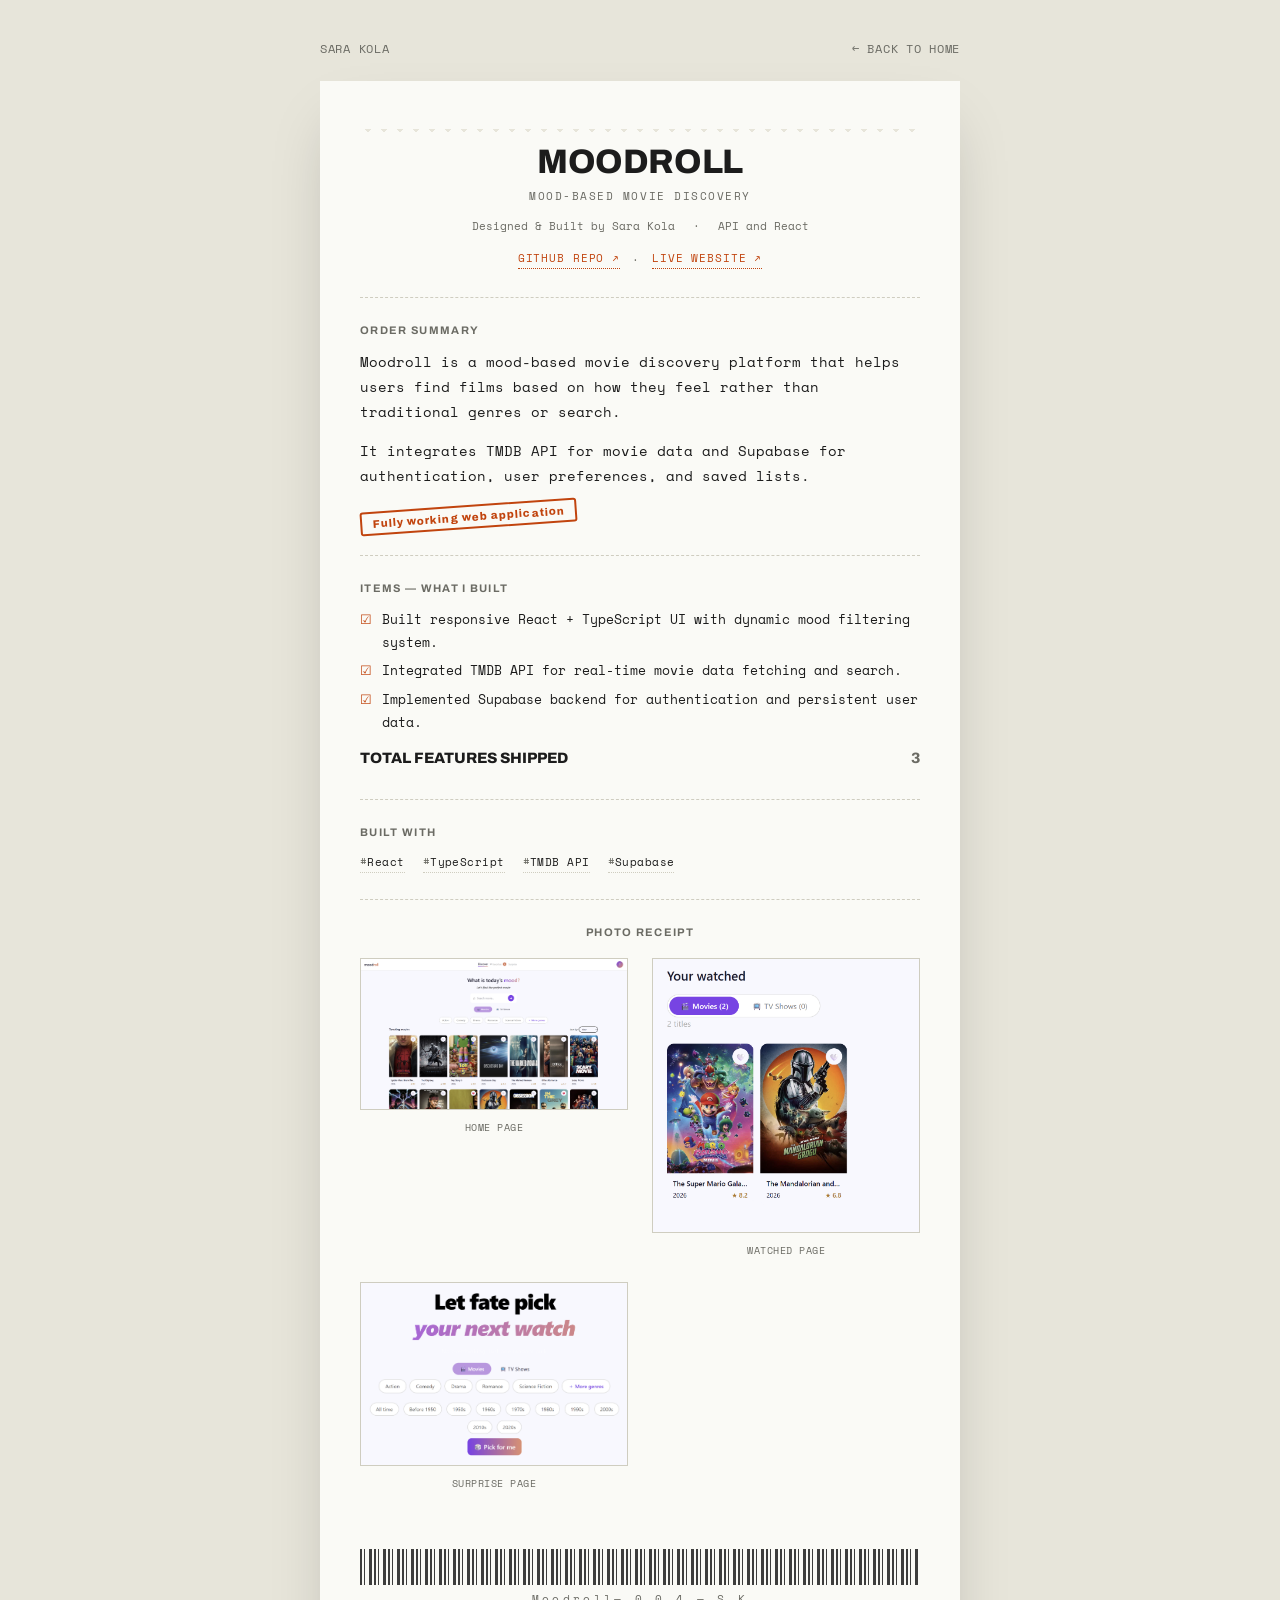
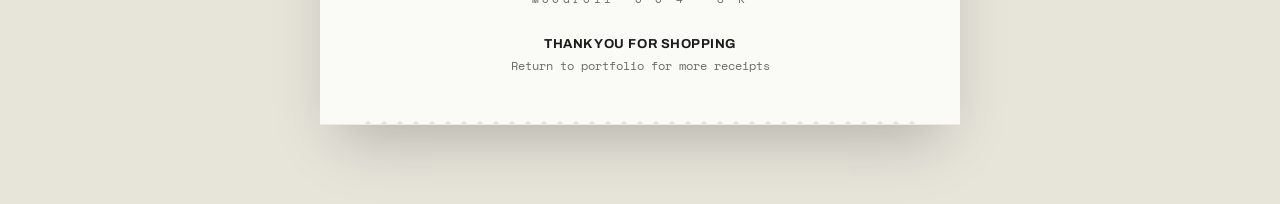
<file: project3.html>
<!DOCTYPE html>
<html lang="en">
<head>
  <!-- Google tag (gtag.js) -->
<script async src="https://www.googletagmanager.com/gtag/js?id=G-WPX911J20Y"></script>
<script>
  window.dataLayer = window.dataLayer || [];
  function gtag(){dataLayer.push(arguments);}
  gtag('js', new Date());

  gtag('config', 'G-WPX911J20Y');
</script>
<meta charset="UTF-8">
<meta name="viewport" content="width=device-width, initial-scale=1.0">
<title>Moodroll– Sara Kola</title>
<link rel="preconnect" href="https://fonts.googleapis.com">
<link rel="preconnect" href="https://fonts.gstatic.com" crossorigin>
<link href="https://fonts.googleapis.com/css2?family=Space+Mono:ital,wght@0,400;0,700;1,400&family=Archivo:wght@500;700;800&display=swap" rel="stylesheet">
<style>
  :root{
    --paper: #FAFAF6;
    --paper-shadow: #ECEAE1;
    --ink: #1C1C1C;
    --ink-faded: #6b6b64;
    --stamp: #C1440E;
    --line: #cfcdc0;
  }
  *,*::before,*::after{box-sizing:border-box;margin:0;padding:0;}
  html{scroll-behavior:smooth;}
  body{
    background:#e7e5da;
    color:var(--ink);
    font-family:'Space Mono', monospace;
    padding:40px 16px 80px;
  }

  nav{
    max-width:640px;
    margin:0 auto 24px;
    display:flex;
    justify-content:space-between;
    align-items:center;
    font-size:12px;
    letter-spacing:0.06em;
    text-transform:uppercase;
    color:var(--ink-faded);
  }
  nav a{color:var(--ink-faded); text-decoration:none;}
  nav a:hover{color:var(--stamp);}

  .receipt{
    max-width:640px;
    margin:0 auto;
    background:var(--paper);
    box-shadow: 0 1px 0 var(--paper-shadow), 0 30px 60px -20px rgba(0,0,0,0.25);
    position:relative;
    padding:48px 40px 0;
  }
  /* torn edge top and bottom */
  .tear{
    height:14px;
    width:100%;
    background:
      linear-gradient(135deg, transparent 8px, var(--paper) 8px) 0 0,
      linear-gradient(-135deg, transparent 8px, var(--paper) 8px) 0 0;
    background-size: 16px 16px;
    background-repeat:repeat-x;
  }
  .tear-top{background-color:#e7e5da;}
  .tear-bottom{transform:scaleY(-1); background-color:#e7e5da;}

  .store-head{
    text-align:center;
    margin-bottom:28px;
  }
  .store-head .brand{
    font-family:'Archivo', sans-serif;
    font-weight:800;
    font-size:34px;
    letter-spacing:-0.01em;
  }
  .store-head .tagline{
    font-size:11px;
    letter-spacing:0.14em;
    text-transform:uppercase;
    color:var(--ink-faded);
    margin-top:8px;
  }
  .store-head .meta{
    font-size:11px;
    color:var(--ink-faded);
    margin-top:14px;
    display:flex;
    justify-content:center;
    gap:18px;
  }

  .dashed{
    border:none;
    border-top:1.5px dashed var(--line);
    margin:26px 0;
  }

  .stamp{
    display:inline-block;
    font-family:'Archivo', sans-serif;
    font-weight:800;
    font-size:11px;
    letter-spacing:0.1em;
    color:var(--stamp);
    border:2px solid var(--stamp);
    padding:4px 10px;
    transform:rotate(-4deg);
    border-radius:3px;
  }

  .line-item{
    display:flex;
    justify-content:space-between;
    gap:16px;
    font-size:13px;
    line-height:1.7;
    padding:2px 0;
  }
  .line-item .desc{color:var(--ink);}
  .line-item .qty{color:var(--ink-faded); white-space:nowrap;}

  .section-eyebrow{
    font-family:'Archivo', sans-serif;
    font-weight:700;
    font-size:11px;
    letter-spacing:0.12em;
    text-transform:uppercase;
    color:var(--ink-faded);
    margin-bottom:14px;
  }

  .about-copy{
    font-size:13.5px;
    line-height:1.85;
    color:var(--ink);
    margin-bottom:14px;
  }
  .about-copy:last-child{margin-bottom:0;}

  .worked-list{list-style:none;}
  .worked-list li{
    display:flex;
    gap:10px;
    font-size:13px;
    line-height:1.75;
    margin-bottom:6px;
    align-items:flex-start;
  }
  .worked-list li::before{
    content:"☑";
    color:var(--stamp);
    font-size:13px;
    line-height:1.75;
    flex-shrink:0;
  }

  .sku-row{
    display:flex;
    flex-wrap:wrap;
    gap:8px 18px;
    margin-top:16px;
  }
  .sku{
    font-size:11px;
    letter-spacing:0.04em;
    color:var(--ink);
    border-bottom:1px dotted var(--line);
    padding-bottom:2px;
  }
  .sku::before{content:"#"; color:var(--ink-faded);}

  .totals{
    margin-top:10px;
  }
  .totals .line-item.grand{
    font-family:'Archivo', sans-serif;
    font-weight:800;
    font-size:15px;
    margin-top:6px;
  }

  .gallery-title{
    text-align:center;
    margin-bottom:20px;
  }

  .strip{
    display: grid;
    grid-template-columns: repeat(2, minmax(0, 1fr));
    gap: 24px;
    padding-bottom: 28px;
  }
  .strip::-webkit-scrollbar{height:6px;}
  .strip::-webkit-scrollbar-thumb{background:var(--line); border-radius:3px;}

  .stub {
  width: 100%;
}

.stub .frame {
  width: 100%;
  background: var(--paper);
  border: 1px solid var(--line);
  overflow: hidden;
  position: relative;
  transform: none;
  transition: transform .2s ease, box-shadow .2s ease;
}

  .stub:nth-child(odd) .frame{--r:-2deg;}
  .stub:nth-child(even) .frame{--r:1.5deg;}
  .stub .frame:hover {
  transform: translateY(-3px);
  box-shadow: 0 8px 20px rgba(0,0,0,0.12);
}

.stub .frame img,
.stub .frame video {
  width: 100%;
  height: auto;
  object-fit: contain;
  display: block;
}

  .stub .placeholder{
    width:100%;height:100%;
    display:flex; flex-direction:column;
    align-items:center; justify-content:center; gap:8px;
    color:var(--ink-faded);
  }
  .stub .placeholder svg{width:26px; height:20px; opacity:.35;}
  .stub .caption {
  text-align: center;
  font-size: 10px;
  letter-spacing: 0.05em;
  text-transform: uppercase;
  color: var(--ink-faded);
  margin-top: 10px;
}

  .barcode{
    height:36px;
    margin:30px 0 6px;
    background: repeating-linear-gradient(
      90deg,
      var(--ink) 0px, var(--ink) 2px,
      transparent 2px, transparent 4px,
      var(--ink) 4px, var(--ink) 5px,
      transparent 5px, transparent 9px,
      var(--ink) 9px, var(--ink) 12px,
      transparent 12px, transparent 14px
    );
    opacity:0.85;
  }
  .barcode-num{
    text-align:center;
    font-size:11px;
    letter-spacing:0.3em;
    color:var(--ink-faded);
    margin-bottom:30px;
  }

  .thanks{
    text-align:center;
    font-size:12px;
    color:var(--ink-faded);
    padding-bottom:36px;
  }
  .thanks .big{
    font-family:'Archivo', sans-serif;
    font-weight:700;
    font-size:13px;
    color:var(--ink);
    display:block;
    margin-bottom:6px;
    letter-spacing:0.04em;
  }

  @media (max-width:700px) {
    .receipt {
        padding: 36px 20px 0;
    }

    .strip {
        grid-template-columns: 1fr;
        gap: 20px;
    }
    }
.project-links {
  display: flex;
  justify-content: center;
  align-items: center;
  gap: 12px;
  margin-top: 16px;
  font-size: 11px;
  letter-spacing: 0.08em;
  text-transform: uppercase;
}

.project-links a {
  color: var(--stamp);
  text-decoration: none;
  border-bottom: 1px dotted var(--stamp);
  padding-bottom: 2px;
  transition: opacity 0.2s ease;
}

.project-links a:hover {
  opacity: 0.65;
}

.project-links span {
  color: var(--ink-faded);
}
</style>
</head>
<body>

<nav>
  <span>Sara Kola</span>
  <a href="index.html">← Back to Home</a>
</nav>

<div class="receipt">
  <div class="tear tear-top"></div>

  <div class="store-head">
    <div class="brand">MOODROLL</div>
    <div class="tagline">Mood-based movie discovery</div>
    <div class="meta">
      <span>Designed &amp; Built by Sara Kola</span>
      <span>·</span>
      <span>API and React</span>
    </div>

    <div class="project-links">
        <a href="https://github.com/Sarakola23/moodroll"
            target="_blank"
            rel="noopener noreferrer">
            GitHub Repo ↗
        </a>

        <span>·</span>

        <a href="https://sarakola23.github.io/moodroll/"
            target="_blank"
            rel="noopener noreferrer">
            Live Website ↗
        </a>
    </div>
  </div>

  <hr class="dashed">

  <div class="section-eyebrow">Order Summary</div>
  <p class="about-copy">Moodroll is a mood-based movie discovery platform that helps users find films based on how they feel rather than traditional genres or search.</p>
  <p class="about-copy">It integrates TMDB API for movie data and Supabase for authentication, user preferences, and saved lists.</p>
  <span class="stamp">Fully working web application</span>

  <hr class="dashed">

  <div class="section-eyebrow">Items — What I Built</div>
  <ul class="worked-list">
    <li>Built responsive React + TypeScript UI with dynamic mood filtering system.</li>
    <li>Integrated TMDB API for real-time movie data fetching and search.</li>
    <li>Implemented Supabase backend for authentication and persistent user data.</li>
  </ul>

  <div class="totals">
    <div class="line-item grand">
      <span class="desc">TOTAL FEATURES SHIPPED</span>
      <span class="qty">3</span>
    </div>
  </div>

  <hr class="dashed">

  <div class="section-eyebrow">Built With</div>
  <div class="sku-row">
    <span class="sku">React</span>
    <span class="sku">TypeScript</span>
    <span class="sku">TMDB API</span>
    <span class="sku">Supabase</span>
  </div>

  <hr class="dashed">

  <div class="gallery-title">
    <div class="section-eyebrow" style="margin-bottom:4px;">Photo Receipt</div>
  </div>

  <div class="strip">
    <div class="stub">
      <div class="frame">
        <img src="images/homepage.png" alt="Drawing Gator home dashboard" onerror="this.style.display='none'; this.nextElementSibling.style.display='flex'">
        <div class="placeholder" style="display:none">
          <svg viewBox="0 0 36 28" fill="none" xmlns="http://www.w3.org/2000/svg"><rect x="0.5" y="0.5" width="35" height="27" rx="1.5" stroke="currentColor"/><circle cx="10" cy="9" r="3" stroke="currentColor"/><path d="M0 19l9-7 7 6 5-4 15 10" stroke="currentColor" stroke-linejoin="round"/></svg>
        </div>
      </div>
      <div class="caption">Home Page</div>
    </div>
    <div class="stub">
      <div class="frame">
        <img src="images/watchedpage.png" alt="Profile page" onerror="this.style.display='none'; this.nextElementSibling.style.display='flex'">
        <div class="placeholder" style="display:none">
          <svg viewBox="0 0 36 28" fill="none" xmlns="http://www.w3.org/2000/svg"><rect x="0.5" y="0.5" width="35" height="27" rx="1.5" stroke="currentColor"/><circle cx="10" cy="9" r="3" stroke="currentColor"/><path d="M0 19l9-7 7 6 5-4 15 10" stroke="currentColor" stroke-linejoin="round"/></svg>
        </div>
      </div>
      <div class="caption">Watched Page</div>
    </div>
    <div class="stub">
      <div class="frame">
        <img src="images/surprisepage.png" alt="Drawing Gator home dashboard" onerror="this.style.display='none'; this.nextElementSibling.style.display='flex'">
        <div class="placeholder" style="display:none">
          <svg viewBox="0 0 36 28" fill="none" xmlns="http://www.w3.org/2000/svg"><rect x="0.5" y="0.5" width="35" height="27" rx="1.5" stroke="currentColor"/><circle cx="10" cy="9" r="3" stroke="currentColor"/><path d="M0 19l9-7 7 6 5-4 15 10" stroke="currentColor" stroke-linejoin="round"/></svg>
        </div>
      </div>
      <div class="caption">Surprise Page</div>
    </div>
  </div>

  <div class="barcode"></div>
  <div class="barcode-num">Moodroll— 0 0 4 — S K</div>

  <div class="thanks">
    <span class="big">THANK YOU FOR SHOPPING</span>
    Return to portfolio for more receipts
  </div>

  <div class="tear tear-bottom"></div>
</div>

</body>
</html>
</file>
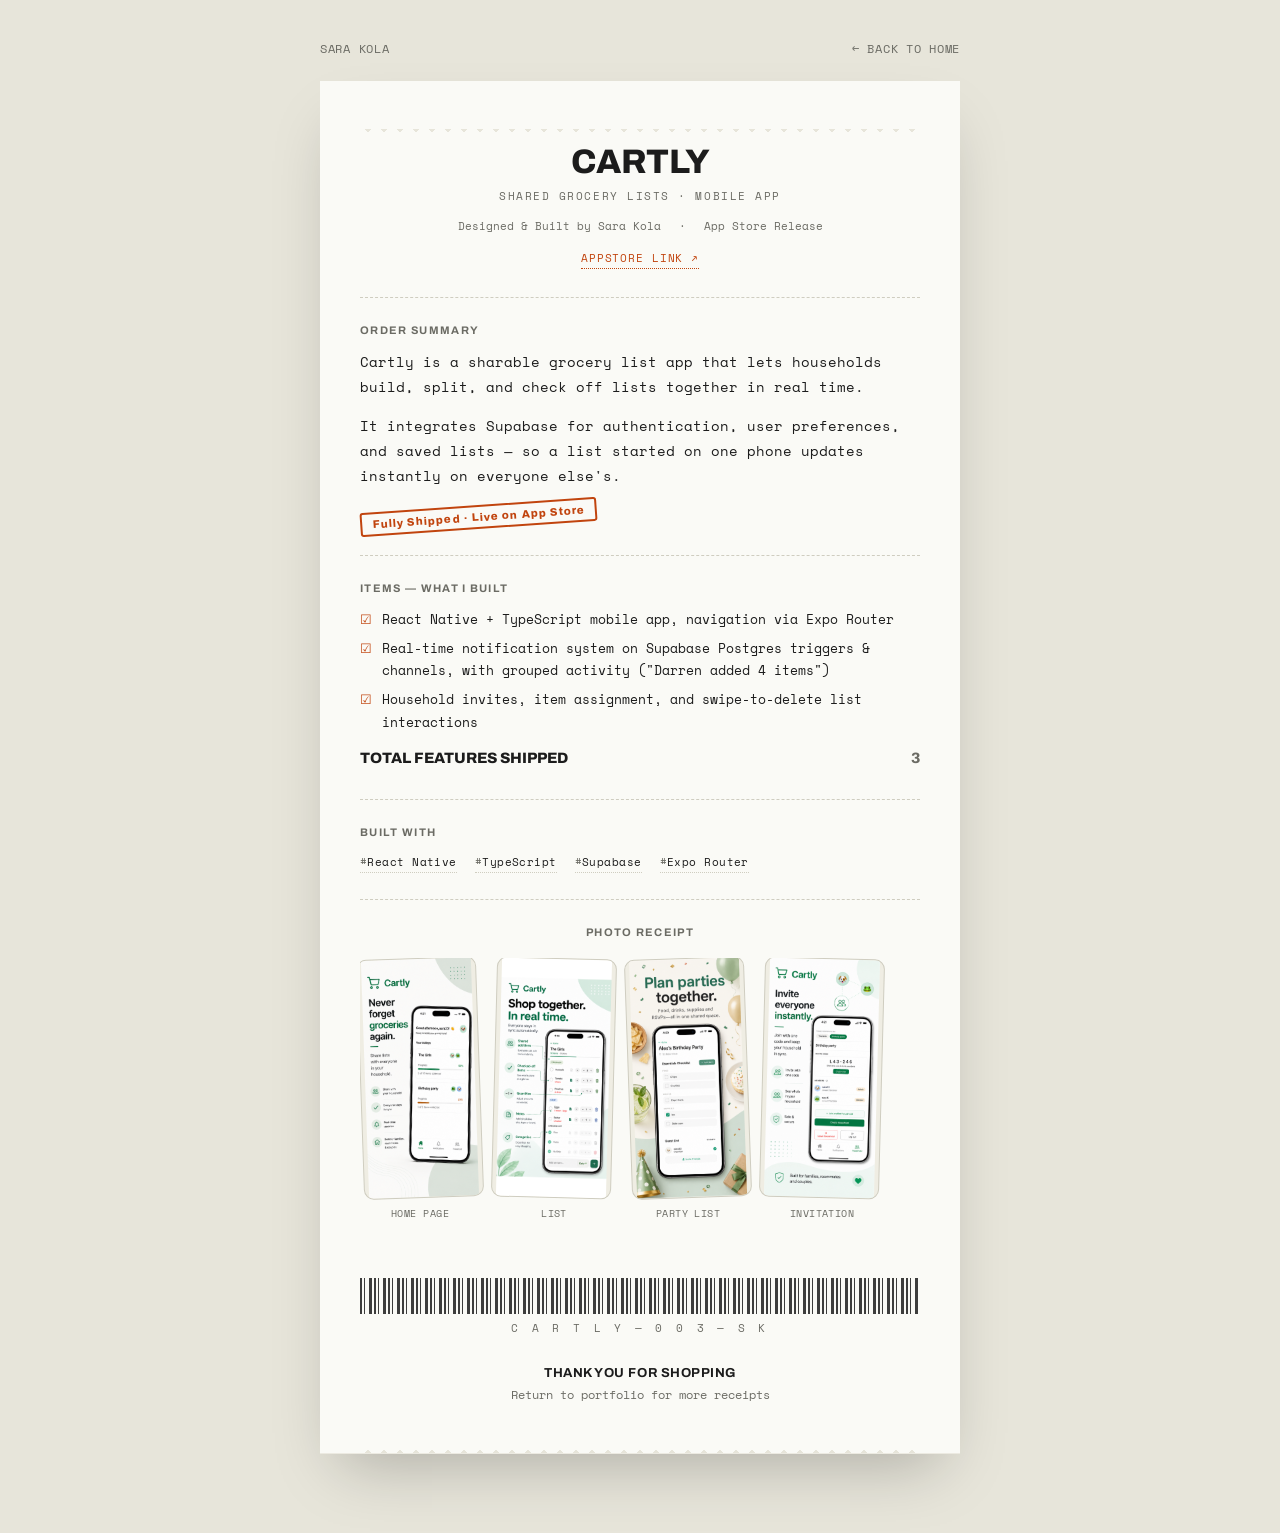
<file: project4.html>
<!DOCTYPE html>
<html lang="en">
<head>
  <!-- Google tag (gtag.js) -->
<script async src="https://www.googletagmanager.com/gtag/js?id=G-WPX911J20Y"></script>
<script>
  window.dataLayer = window.dataLayer || [];
  function gtag(){dataLayer.push(arguments);}
  gtag('js', new Date());

  gtag('config', 'G-WPX911J20Y');
</script>
<meta charset="UTF-8">
<meta name="viewport" content="width=device-width, initial-scale=1.0">
<title>Cartly – Sara Kola</title>
<link rel="preconnect" href="https://fonts.googleapis.com">
<link rel="preconnect" href="https://fonts.gstatic.com" crossorigin>
<link href="https://fonts.googleapis.com/css2?family=Space+Mono:ital,wght@0,400;0,700;1,400&family=Archivo:wght@500;700;800&display=swap" rel="stylesheet">
<style>
  :root{
    --paper: #FAFAF6;
    --paper-shadow: #ECEAE1;
    --ink: #1C1C1C;
    --ink-faded: #6b6b64;
    --stamp: #C1440E;
    --line: #cfcdc0;
  }
  *,*::before,*::after{box-sizing:border-box;margin:0;padding:0;}
  html{scroll-behavior:smooth;}
  body{
    background:#e7e5da;
    color:var(--ink);
    font-family:'Space Mono', monospace;
    padding:40px 16px 80px;
  }

  nav{
    max-width:640px;
    margin:0 auto 24px;
    display:flex;
    justify-content:space-between;
    align-items:center;
    font-size:12px;
    letter-spacing:0.06em;
    text-transform:uppercase;
    color:var(--ink-faded);
  }
  nav a{color:var(--ink-faded); text-decoration:none;}
  nav a:hover{color:var(--stamp);}

  .receipt{
    max-width:640px;
    margin:0 auto;
    background:var(--paper);
    box-shadow: 0 1px 0 var(--paper-shadow), 0 30px 60px -20px rgba(0,0,0,0.25);
    position:relative;
    padding:48px 40px 0;
  }
  /* torn edge top and bottom */
  .tear{
    height:14px;
    width:100%;
    background:
      linear-gradient(135deg, transparent 8px, var(--paper) 8px) 0 0,
      linear-gradient(-135deg, transparent 8px, var(--paper) 8px) 0 0;
    background-size: 16px 16px;
    background-repeat:repeat-x;
  }
  .tear-top{background-color:#e7e5da;}
  .tear-bottom{transform:scaleY(-1); background-color:#e7e5da;}

  .store-head{
    text-align:center;
    margin-bottom:28px;
  }
  .store-head .brand{
    font-family:'Archivo', sans-serif;
    font-weight:800;
    font-size:34px;
    letter-spacing:-0.01em;
  }
  .store-head .tagline{
    font-size:11px;
    letter-spacing:0.14em;
    text-transform:uppercase;
    color:var(--ink-faded);
    margin-top:8px;
  }
  .store-head .meta{
    font-size:11px;
    color:var(--ink-faded);
    margin-top:14px;
    display:flex;
    justify-content:center;
    gap:18px;
  }

  .dashed{
    border:none;
    border-top:1.5px dashed var(--line);
    margin:26px 0;
  }

  .stamp{
    display:inline-block;
    font-family:'Archivo', sans-serif;
    font-weight:800;
    font-size:11px;
    letter-spacing:0.1em;
    color:var(--stamp);
    border:2px solid var(--stamp);
    padding:4px 10px;
    transform:rotate(-4deg);
    border-radius:3px;
  }

  .line-item{
    display:flex;
    justify-content:space-between;
    gap:16px;
    font-size:13px;
    line-height:1.7;
    padding:2px 0;
  }
  .line-item .desc{color:var(--ink);}
  .line-item .qty{color:var(--ink-faded); white-space:nowrap;}

  .section-eyebrow{
    font-family:'Archivo', sans-serif;
    font-weight:700;
    font-size:11px;
    letter-spacing:0.12em;
    text-transform:uppercase;
    color:var(--ink-faded);
    margin-bottom:14px;
  }

  .about-copy{
    font-size:13.5px;
    line-height:1.85;
    color:var(--ink);
    margin-bottom:14px;
  }
  .about-copy:last-child{margin-bottom:0;}

  .worked-list{list-style:none;}
  .worked-list li{
    display:flex;
    gap:10px;
    font-size:13px;
    line-height:1.75;
    margin-bottom:6px;
    align-items:flex-start;
  }
  .worked-list li::before{
    content:"☑";
    color:var(--stamp);
    font-size:13px;
    line-height:1.75;
    flex-shrink:0;
  }

  .sku-row{
    display:flex;
    flex-wrap:wrap;
    gap:8px 18px;
    margin-top:16px;
  }
  .sku{
    font-size:11px;
    letter-spacing:0.04em;
    color:var(--ink);
    border-bottom:1px dotted var(--line);
    padding-bottom:2px;
  }
  .sku::before{content:"#"; color:var(--ink-faded);}

  .totals{
    margin-top:10px;
  }
  .totals .line-item.grand{
    font-family:'Archivo', sans-serif;
    font-weight:800;
    font-size:15px;
    margin-top:6px;
  }

  .gallery-title{
    text-align:center;
    margin-bottom:20px;
  }

  .strip{
    display:flex;
    gap:14px;
    overflow-x:auto;
    padding-bottom:28px;
    scrollbar-width:thin;
  }
  .strip::-webkit-scrollbar{height:6px;}
  .strip::-webkit-scrollbar-thumb{background:var(--line); border-radius:3px;}

  .stub{
    flex:0 0 auto;
    width:120px;
  }
  .stub .frame{
    width:120px;
    height:240px;
    background:#EFEDE3;
    border:1px solid var(--line);
    border-radius:10px;
    overflow:hidden;
    position:relative;
    transform:rotate(var(--r,0deg));
    transition: transform .2s ease;
  }
  .stub:nth-child(odd) .frame{--r:-2deg;}
  .stub:nth-child(even) .frame{--r:1.5deg;}
  .stub .frame:hover{transform:rotate(0deg) scale(1.03);}
  .stub .frame img{
    width:100%; height:100%;
    object-fit:contain;
    object-position:center top;
    display:block;
  }
  .stub .placeholder{
    width:100%;height:100%;
    display:flex; flex-direction:column;
    align-items:center; justify-content:center; gap:8px;
    color:var(--ink-faded);
  }
  .stub .placeholder svg{width:26px; height:20px; opacity:.35;}
  .stub .caption{
    text-align:center;
    font-size:9.5px;
    letter-spacing:0.05em;
    text-transform:uppercase;
    color:var(--ink-faded);
    margin-top:8px;
  }

  .barcode{
    height:36px;
    margin:30px 0 6px;
    background: repeating-linear-gradient(
      90deg,
      var(--ink) 0px, var(--ink) 2px,
      transparent 2px, transparent 4px,
      var(--ink) 4px, var(--ink) 5px,
      transparent 5px, transparent 9px,
      var(--ink) 9px, var(--ink) 12px,
      transparent 12px, transparent 14px
    );
    opacity:0.85;
  }
  .barcode-num{
    text-align:center;
    font-size:11px;
    letter-spacing:0.3em;
    color:var(--ink-faded);
    margin-bottom:30px;
  }

  .thanks{
    text-align:center;
    font-size:12px;
    color:var(--ink-faded);
    padding-bottom:36px;
  }
  .thanks .big{
    font-family:'Archivo', sans-serif;
    font-weight:700;
    font-size:13px;
    color:var(--ink);
    display:block;
    margin-bottom:6px;
    letter-spacing:0.04em;
  }

  @media (max-width:700px){
    .receipt{padding:36px 20px 0;}
  }

.project-links {
  display: flex;
  justify-content: center;
  align-items: center;
  gap: 12px;
  margin-top: 16px;
  font-size: 11px;
  letter-spacing: 0.08em;
  text-transform: uppercase;
}

.project-links a {
  color: var(--stamp);
  text-decoration: none;
  border-bottom: 1px dotted var(--stamp);
  padding-bottom: 2px;
  transition: opacity 0.2s ease;
}

.project-links a:hover {
  opacity: 0.65;
}

.project-links span {
  color: var(--ink-faded);
}
</style>
</head>
<body>

<nav>
  <span>Sara Kola</span>
  <a href="index.html">← Back to Home</a>
</nav>

<div class="receipt">
  <div class="tear tear-top"></div>

  <div class="store-head">
    <div class="brand">CARTLY</div>
    <div class="tagline">Shared Grocery Lists · Mobile App</div>
    <div class="meta">
      <span>Designed &amp; Built by Sara Kola</span>
      <span>·</span>
      <span>App Store Release</span>
    </div>

    <div class="project-links">
        <a href="https://apps.apple.com/us/app/trolleygo/id6783933101"
            target="_blank"
            rel="noopener noreferrer">
            AppStore Link ↗
        </a>
    </div>
  </div>

  <hr class="dashed">

  <div class="section-eyebrow">Order Summary</div>
  <p class="about-copy">Cartly is a sharable grocery list app that lets households build, split, and check off lists together in real time.</p>
  <p class="about-copy">It integrates Supabase for authentication, user preferences, and saved lists — so a list started on one phone updates instantly on everyone else's.</p>
  <span class="stamp">Fully Shipped · Live on App Store</span>

  <hr class="dashed">

  <div class="section-eyebrow">Items — What I Built</div>
  <ul class="worked-list">
    <li>React Native + TypeScript mobile app, navigation via Expo Router</li>
    <li>Real-time notification system on Supabase Postgres triggers &amp; channels, with grouped activity ("Darren added 4 items")</li>
    <li>Household invites, item assignment, and swipe-to-delete list interactions</li>
  </ul>

  <div class="totals">
    <div class="line-item grand">
      <span class="desc">TOTAL FEATURES SHIPPED</span>
      <span class="qty">3</span>
    </div>
  </div>

  <hr class="dashed">

  <div class="section-eyebrow">Built With</div>
  <div class="sku-row">
    <span class="sku">React Native</span>
    <span class="sku">TypeScript</span>
    <span class="sku">Supabase</span>
    <span class="sku">Expo Router</span>
  </div>

  <hr class="dashed">

  <div class="gallery-title">
    <div class="section-eyebrow" style="margin-bottom:4px;">Photo Receipt</div>
  </div>

  <div class="strip">
    <div class="stub">
      <div class="frame">
        <img src="images/0x0ss.png" alt="Cartly home dashboard" onerror="this.style.display='none'; this.nextElementSibling.style.display='flex'">
        <div class="placeholder" style="display:none">
          <svg viewBox="0 0 36 28" fill="none" xmlns="http://www.w3.org/2000/svg"><rect x="0.5" y="0.5" width="35" height="27" rx="1.5" stroke="currentColor"/><circle cx="10" cy="9" r="3" stroke="currentColor"/><path d="M0 19l9-7 7 6 5-4 15 10" stroke="currentColor" stroke-linejoin="round"/></svg>
        </div>
      </div>
      <div class="caption">Home Page</div>
    </div>
    <div class="stub">
      <div class="frame">
        <img src="images/0x0ss-2.png" alt="Profile page" onerror="this.style.display='none'; this.nextElementSibling.style.display='flex'">
        <div class="placeholder" style="display:none">
          <svg viewBox="0 0 36 28" fill="none" xmlns="http://www.w3.org/2000/svg"><rect x="0.5" y="0.5" width="35" height="27" rx="1.5" stroke="currentColor"/><circle cx="10" cy="9" r="3" stroke="currentColor"/><path d="M0 19l9-7 7 6 5-4 15 10" stroke="currentColor" stroke-linejoin="round"/></svg>
        </div>
      </div>
      <div class="caption">List</div>
    </div>
    <div class="stub">
      <div class="frame">
        <img src="images/0x0ss-3.png" alt="Household management" onerror="this.style.display='none'; this.nextElementSibling.style.display='flex'">
        <div class="placeholder" style="display:none">
          <svg viewBox="0 0 36 28" fill="none" xmlns="http://www.w3.org/2000/svg"><rect x="0.5" y="0.5" width="35" height="27" rx="1.5" stroke="currentColor"/><circle cx="10" cy="9" r="3" stroke="currentColor"/><path d="M0 19l9-7 7 6 5-4 15 10" stroke="currentColor" stroke-linejoin="round"/></svg>
        </div>
      </div>
      <div class="caption">Party list</div>
    </div>
    <div class="stub">
      <div class="frame">
        <img src="images/0x0ss-4.png" alt="Help and support" onerror="this.style.display='none'; this.nextElementSibling.style.display='flex'">
        <div class="placeholder" style="display:none">
          <svg viewBox="0 0 36 28" fill="none" xmlns="http://www.w3.org/2000/svg"><rect x="0.5" y="0.5" width="35" height="27" rx="1.5" stroke="currentColor"/><circle cx="10" cy="9" r="3" stroke="currentColor"/><path d="M0 19l9-7 7 6 5-4 15 10" stroke="currentColor" stroke-linejoin="round"/></svg>
        </div>
      </div>
      <div class="caption">invitation</div>
    </div>
  </div>

  <div class="barcode"></div>
  <div class="barcode-num">C A R T L Y — 0 0 3 — S K</div>

  <div class="thanks">
    <span class="big">THANK YOU FOR SHOPPING</span>
    Return to portfolio for more receipts
  </div>

  <div class="tear tear-bottom"></div>
</div>

</body>
</html>
</file>
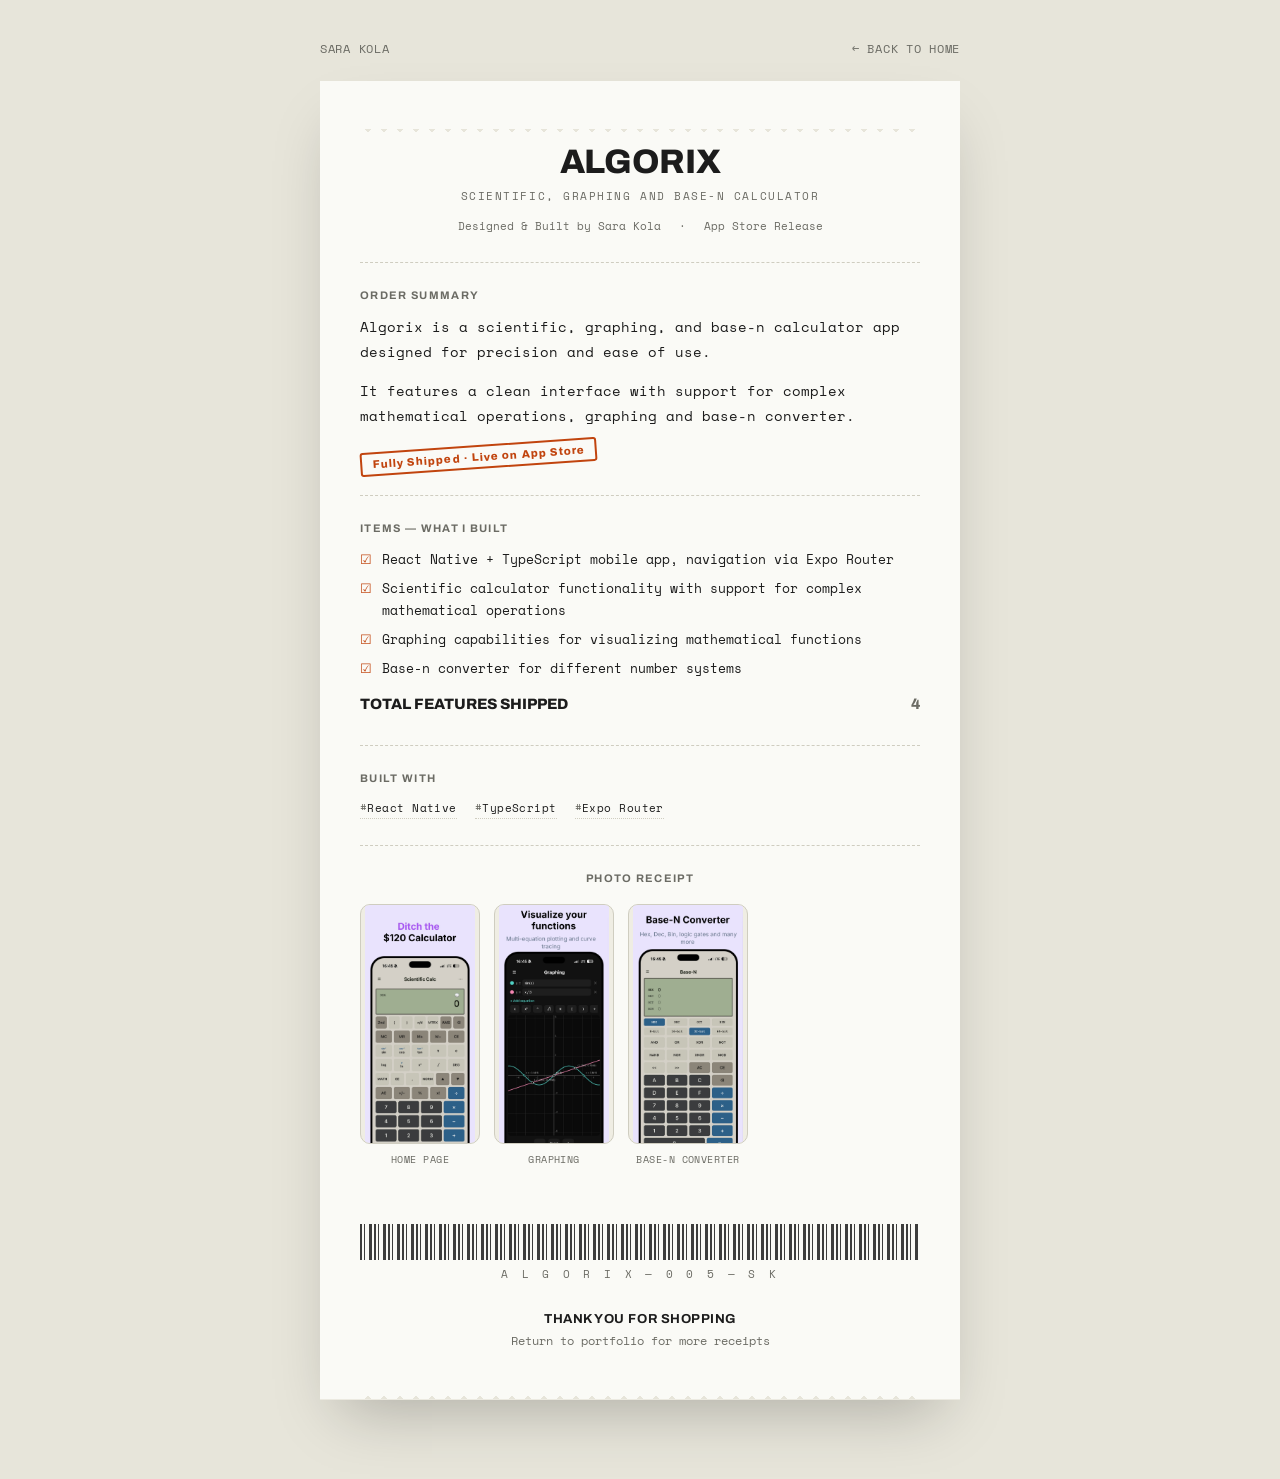
<file: project5.html>
<!DOCTYPE html>
<html lang="en">
<head>
  <!-- Google tag (gtag.js) -->
<script async src="https://www.googletagmanager.com/gtag/js?id=G-WPX911J20Y"></script>
<script>
  window.dataLayer = window.dataLayer || [];
  function gtag(){dataLayer.push(arguments);}
  gtag('js', new Date());

  gtag('config', 'G-WPX911J20Y');
</script>
<meta charset="UTF-8">
<meta name="viewport" content="width=device-width, initial-scale=1.0">
<title>Algorix– Sara Kola</title>
<link rel="preconnect" href="https://fonts.googleapis.com">
<link rel="preconnect" href="https://fonts.gstatic.com" crossorigin>
<link href="https://fonts.googleapis.com/css2?family=Space+Mono:ital,wght@0,400;0,700;1,400&family=Archivo:wght@500;700;800&display=swap" rel="stylesheet">
<style>
  :root{
    --paper: #FAFAF6;
    --paper-shadow: #ECEAE1;
    --ink: #1C1C1C;
    --ink-faded: #6b6b64;
    --stamp: #C1440E;
    --line: #cfcdc0;
  }
  *,*::before,*::after{box-sizing:border-box;margin:0;padding:0;}
  html{scroll-behavior:smooth;}
  body{
    background:#e7e5da;
    color:var(--ink);
    font-family:'Space Mono', monospace;
    padding:40px 16px 80px;
  }

  nav{
    max-width:640px;
    margin:0 auto 24px;
    display:flex;
    justify-content:space-between;
    align-items:center;
    font-size:12px;
    letter-spacing:0.06em;
    text-transform:uppercase;
    color:var(--ink-faded);
  }
  nav a{color:var(--ink-faded); text-decoration:none;}
  nav a:hover{color:var(--stamp);}

  .receipt{
    max-width:640px;
    margin:0 auto;
    background:var(--paper);
    box-shadow: 0 1px 0 var(--paper-shadow), 0 30px 60px -20px rgba(0,0,0,0.25);
    position:relative;
    padding:48px 40px 0;
  }
  /* torn edge top and bottom */
  .tear{
    height:14px;
    width:100%;
    background:
      linear-gradient(135deg, transparent 8px, var(--paper) 8px) 0 0,
      linear-gradient(-135deg, transparent 8px, var(--paper) 8px) 0 0;
    background-size: 16px 16px;
    background-repeat:repeat-x;
  }
  .tear-top{background-color:#e7e5da;}
  .tear-bottom{transform:scaleY(-1); background-color:#e7e5da;}

  .store-head{
    text-align:center;
    margin-bottom:28px;
  }
  .store-head .brand{
    font-family:'Archivo', sans-serif;
    font-weight:800;
    font-size:34px;
    letter-spacing:-0.01em;
  }
  .store-head .tagline{
    font-size:11px;
    letter-spacing:0.14em;
    text-transform:uppercase;
    color:var(--ink-faded);
    margin-top:8px;
  }
  .store-head .meta{
    font-size:11px;
    color:var(--ink-faded);
    margin-top:14px;
    display:flex;
    justify-content:center;
    gap:18px;
  }

  .dashed{
    border:none;
    border-top:1.5px dashed var(--line);
    margin:26px 0;
  }

  .stamp{
    display:inline-block;
    font-family:'Archivo', sans-serif;
    font-weight:800;
    font-size:11px;
    letter-spacing:0.1em;
    color:var(--stamp);
    border:2px solid var(--stamp);
    padding:4px 10px;
    transform:rotate(-4deg);
    border-radius:3px;
  }

  .line-item{
    display:flex;
    justify-content:space-between;
    gap:16px;
    font-size:13px;
    line-height:1.7;
    padding:2px 0;
  }
  .line-item .desc{color:var(--ink);}
  .line-item .qty{color:var(--ink-faded); white-space:nowrap;}

  .section-eyebrow{
    font-family:'Archivo', sans-serif;
    font-weight:700;
    font-size:11px;
    letter-spacing:0.12em;
    text-transform:uppercase;
    color:var(--ink-faded);
    margin-bottom:14px;
  }

  .about-copy{
    font-size:13.5px;
    line-height:1.85;
    color:var(--ink);
    margin-bottom:14px;
  }
  .about-copy:last-child{margin-bottom:0;}

  .worked-list{list-style:none;}
  .worked-list li{
    display:flex;
    gap:10px;
    font-size:13px;
    line-height:1.75;
    margin-bottom:6px;
    align-items:flex-start;
  }
  .worked-list li::before{
    content:"☑";
    color:var(--stamp);
    font-size:13px;
    line-height:1.75;
    flex-shrink:0;
  }

  .sku-row{
    display:flex;
    flex-wrap:wrap;
    gap:8px 18px;
    margin-top:16px;
  }
  .sku{
    font-size:11px;
    letter-spacing:0.04em;
    color:var(--ink);
    border-bottom:1px dotted var(--line);
    padding-bottom:2px;
  }
  .sku::before{content:"#"; color:var(--ink-faded);}

  .totals{
    margin-top:10px;
  }
  .totals .line-item.grand{
    font-family:'Archivo', sans-serif;
    font-weight:800;
    font-size:15px;
    margin-top:6px;
  }

  .gallery-title{
    text-align:center;
    margin-bottom:20px;
  }

  .strip{
    display:flex;
    gap:14px;
    overflow-x:auto;
    padding-bottom:28px;
    scrollbar-width:thin;
  }
  .strip::-webkit-scrollbar{height:6px;}
  .strip::-webkit-scrollbar-thumb{background:var(--line); border-radius:3px;}

  .stub{
    flex:0 0 auto;
    width:120px;
  }
  .stub .frame{
    width:120px;
    height:240px;
    background:#EFEDE3;
    border:1px solid var(--line);
    border-radius:10px;
    overflow:hidden;
    position:relative;
    transform:rotate(var(--r,0deg));
    transition: transform .2s ease;
  }
  .stub .frame:hover{transform:rotate(0deg) scale(1.03);}
  .stub .frame img{
    width:100%; height:100%;
    object-fit:contain;
    object-position:center top;
    display:block;
  }
  .stub .placeholder{
    width:100%;height:100%;
    display:flex; flex-direction:column;
    align-items:center; justify-content:center; gap:8px;
    color:var(--ink-faded);
  }
  .stub .placeholder svg{width:26px; height:20px; opacity:.35;}
  .stub .caption{
    text-align:center;
    font-size:9.5px;
    letter-spacing:0.05em;
    text-transform:uppercase;
    color:var(--ink-faded);
    margin-top:8px;
  }

  .barcode{
    height:36px;
    margin:30px 0 6px;
    background: repeating-linear-gradient(
      90deg,
      var(--ink) 0px, var(--ink) 2px,
      transparent 2px, transparent 4px,
      var(--ink) 4px, var(--ink) 5px,
      transparent 5px, transparent 9px,
      var(--ink) 9px, var(--ink) 12px,
      transparent 12px, transparent 14px
    );
    opacity:0.85;
  }
  .barcode-num{
    text-align:center;
    font-size:11px;
    letter-spacing:0.3em;
    color:var(--ink-faded);
    margin-bottom:30px;
  }

  .thanks{
    text-align:center;
    font-size:12px;
    color:var(--ink-faded);
    padding-bottom:36px;
  }
  .thanks .big{
    font-family:'Archivo', sans-serif;
    font-weight:700;
    font-size:13px;
    color:var(--ink);
    display:block;
    margin-bottom:6px;
    letter-spacing:0.04em;
  }

  @media (max-width:700px){
    .receipt{padding:36px 20px 0;}
  }
</style>
</head>
<body>

<nav>
  <span>Sara Kola</span>
  <a href="index.html">← Back to Home</a>
</nav>

<div class="receipt">
  <div class="tear tear-top"></div>

  <div class="store-head">
    <div class="brand">ALGORIX</div>
    <div class="tagline">Scientific, graphing and base-n calculator</div>
    <div class="meta">
      <span>Designed &amp; Built by Sara Kola</span>
      <span>·</span>
      <span>App Store Release</span>
    </div>
  </div>

  <hr class="dashed">

  <div class="section-eyebrow">Order Summary</div>
  <p class="about-copy">Algorix is a scientific, graphing, and base-n calculator app designed for precision and ease of use.</p>
  <p class="about-copy">It features a clean interface with support for complex mathematical operations, graphing and base-n converter.</p>
  <span class="stamp">Fully Shipped · Live on App Store</span>

  <hr class="dashed">

  <div class="section-eyebrow">Items — What I Built</div>
  <ul class="worked-list">
    <li>React Native + TypeScript mobile app, navigation via Expo Router</li>
    <li>Scientific calculator functionality with support for complex mathematical operations</li>
    <li>Graphing capabilities for visualizing mathematical functions</li>
    <li>Base-n converter for different number systems</li>
  </ul>

  <div class="totals">
    <div class="line-item grand">
      <span class="desc">TOTAL FEATURES SHIPPED</span>
      <span class="qty">4</span>
    </div>
  </div>

  <hr class="dashed">

  <div class="section-eyebrow">Built With</div>
  <div class="sku-row">
    <span class="sku">React Native</span>
    <span class="sku">TypeScript</span>
    <span class="sku">Expo Router</span>
  </div>

  <hr class="dashed">

  <div class="gallery-title">
    <div class="section-eyebrow" style="margin-bottom:4px;">Photo Receipt</div>
  </div>

  <div class="strip">
    <div class="stub">
      <div class="frame">
        <img src="images/ios_1_1.jpg" alt="Algorix home dashboard" onerror="this.style.display='none'; this.nextElementSibling.style.display='flex'">
        <div class="placeholder" style="display:none">
          <svg viewBox="0 0 36 28" fill="none" xmlns="http://www.w3.org/2000/svg"><rect x="0.5" y="0.5" width="35" height="27" rx="1.5" stroke="currentColor"/><circle cx="10" cy="9" r="3" stroke="currentColor"/><path d="M0 19l9-7 7 6 5-4 15 10" stroke="currentColor" stroke-linejoin="round"/></svg>
        </div>
      </div>
      <div class="caption">Home Page</div>
    </div>
    <div class="stub">
      <div class="frame">
        <img src="images/ios_1_2.jpg" alt="Algorix graphing feature" onerror="this.style.display='none'; this.nextElementSibling.style.display='flex'">
        <div class="placeholder" style="display:none">
          <svg viewBox="0 0 36 28" fill="none" xmlns="http://www.w3.org/2000/svg"><rect x="0.5" y="0.5" width="35" height="27" rx="1.5" stroke="currentColor"/><circle cx="10" cy="9" r="3" stroke="currentColor"/><path d="M0 19l9-7 7 6 5-4 15 10" stroke="currentColor" stroke-linejoin="round"/></svg>
        </div>
      </div>
      <div class="caption">Graphing</div>
    </div>
    <div class="stub">
      <div class="frame">
        <img src="images/ios_1_3.jpg" alt="Algorix base-n converter" onerror="this.style.display='none'; this.nextElementSibling.style.display='flex'">
        <div class="placeholder" style="display:none">
          <svg viewBox="0 0 36 28" fill="none" xmlns="http://www.w3.org/2000/svg"><rect x="0.5" y="0.5" width="35" height="27" rx="1.5" stroke="currentColor"/><circle cx="10" cy="9" r="3" stroke="currentColor"/><path d="M0 19l9-7 7 6 5-4 15 10" stroke="currentColor" stroke-linejoin="round"/></svg>
        </div>
      </div>
      <div class="caption">Base-n Converter</div>
    </div>
  </div>

  <div class="barcode"></div>
  <div class="barcode-num">A L G O R I X — 0 0 5 — S K</div>

  <div class="thanks">
    <span class="big">THANK YOU FOR SHOPPING</span>
    Return to portfolio for more receipts
  </div>

  <div class="tear tear-bottom"></div>
</div>

</body>
</html>
</file>
